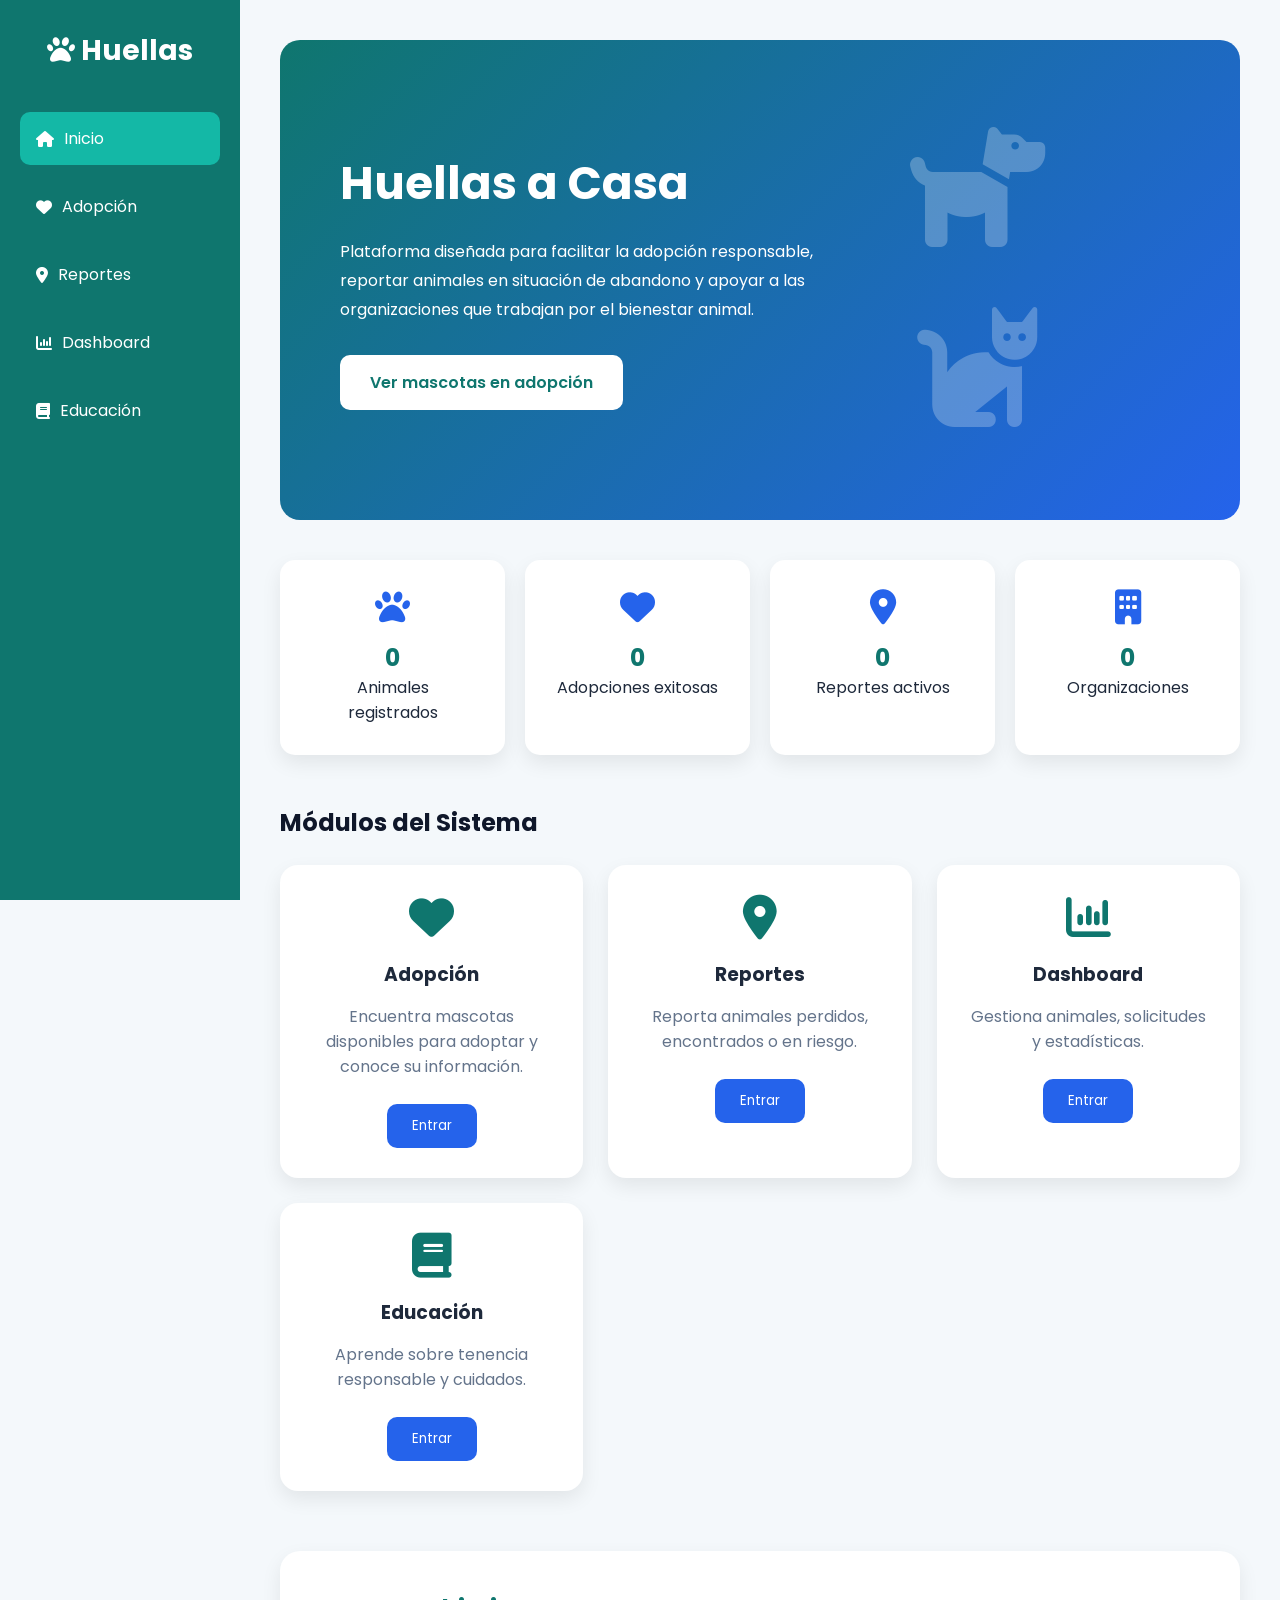
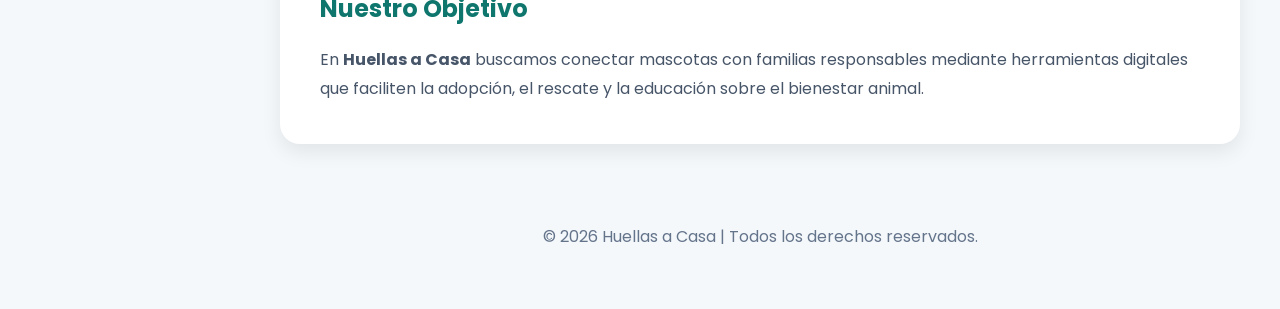
<file: index.html>
<!DOCTYPE html>
<html lang="es">

<head>
    <meta charset="UTF-8">
    <meta name="viewport" content="width=device-width, initial-scale=1.0">

    <title>Huellas a Casa</title>

    <link rel="stylesheet" href="css/estilos.css">

    <link rel="preconnect" href="https://fonts.googleapis.com">

    <link
        href="https://fonts.googleapis.com/css2?family=Poppins:wght@300;400;500;600;700&display=swap"
        rel="stylesheet">

    <link
        rel="stylesheet"
        href="https://cdnjs.cloudflare.com/ajax/libs/font-awesome/6.7.2/css/all.min.css">
</head>

<body>

    <aside class="sidebar">

        <h2>
            <i class="fa-solid fa-paw"></i>
            Huellas
        </h2>

        <ul>

            <li>
                <a class="activo" href="index.html">
                    <i class="fa-solid fa-house"></i>
                    Inicio
                </a>
            </li>

            <li>
                <a href="adopcion.html">
                    <i class="fa-solid fa-heart"></i>
                    Adopción
                </a>
            </li>

            <li>
                <a href="alerta.html">
                    <i class="fa-solid fa-location-dot"></i>
                    Reportes
                </a>
            </li>

            <li>
                <a href="dashboard.html">
                    <i class="fa-solid fa-chart-column"></i>
                    Dashboard
                </a>
            </li>

            <li>
                <a href="educacion.html">
                    <i class="fa-solid fa-book"></i>
                    Educación
                </a>
            </li>

        </ul>

    </aside>


    <main class="contenido">


        <section class="hero">

            <div class="hero-texto">

                <h1>
                    Huellas a Casa
                </h1>

                <p>
                    Plataforma diseñada para facilitar la adopción responsable,
                    reportar animales en situación de abandono y apoyar a las
                    organizaciones que trabajan por el bienestar animal.
                </p>

                <a
                    href="adopcion.html"
                    class="btn-principal">
                    Ver mascotas en adopción
                </a>

            </div>


            <div class="hero-icono">

                <i class="fa-solid fa-dog"></i>

                <i class="fa-solid fa-cat"></i>

            </div>

        </section>


        <section class="estadisticas">

            <div class="stat-card">

                <i class="fa-solid fa-paw"></i>

                <h2 id="totalAnimales">
                    0
                </h2>

                <p>
                    Animales registrados
                </p>

            </div>


            <div class="stat-card">

                <i class="fa-solid fa-heart"></i>

                <h2 id="totalAdoptados">
                    0
                </h2>

                <p>
                    Adopciones exitosas
                </p>

            </div>


            <div class="stat-card">

                <i class="fa-solid fa-location-dot"></i>

                <h2 id="totalReportes">
                    0
                </h2>

                <p>
                    Reportes activos
                </p>

            </div>


            <div class="stat-card">

                <i class="fa-solid fa-building"></i>

                <h2 id="totalOrganizaciones">
                    0
                </h2>

                <p>
                    Organizaciones
                </p>

            </div>

        </section>


        <section>

            <h2 class="titulo">
                Módulos del Sistema
            </h2>


            <div class="cards">


                <div class="card">

                    <i class="fa-solid fa-heart"></i>

                    <h3>
                        Adopción
                    </h3>

                    <p>
                        Encuentra mascotas disponibles para adoptar
                        y conoce su información.
                    </p>

                    <button
                        onclick="location.href='adopcion.html'">
                        Entrar
                    </button>

                </div>


                <div class="card">

                    <i class="fa-solid fa-location-dot"></i>

                    <h3>
                        Reportes
                    </h3>

                    <p>
                        Reporta animales perdidos,
                        encontrados o en riesgo.
                    </p>

                    <button
                        onclick="location.href='alerta.html'">
                        Entrar
                    </button>

                </div>


                <div class="card">

                    <i class="fa-solid fa-chart-column"></i>

                    <h3>
                        Dashboard
                    </h3>

                    <p>
                        Gestiona animales,
                        solicitudes y estadísticas.
                    </p>

                    <button
                        onclick="location.href='dashboard.html'">
                        Entrar
                    </button>

                </div>


                <div class="card">

                    <i class="fa-solid fa-book"></i>

                    <h3>
                        Educación
                    </h3>

                    <p>
                        Aprende sobre tenencia responsable
                        y cuidados.
                    </p>

                    <button
                        onclick="location.href='educacion.html'">
                        Entrar
                    </button>

                </div>


            </div>

        </section>


        <section class="objetivo">

            <h2>
                Nuestro Objetivo
            </h2>

            <p>

                En <strong>Huellas a Casa</strong>
                buscamos conectar mascotas con familias responsables
                mediante herramientas digitales que faciliten
                la adopción, el rescate y la educación
                sobre el bienestar animal.

            </p>

        </section>


        <footer>

            <p>
                © 2026 Huellas a Casa |
                Todos los derechos reservados.
            </p>

        </footer>

    </main>


    <script src="js/index.js"></script>
    <script src="js/session-ui.js"></script>

</body>

</html>
</file>
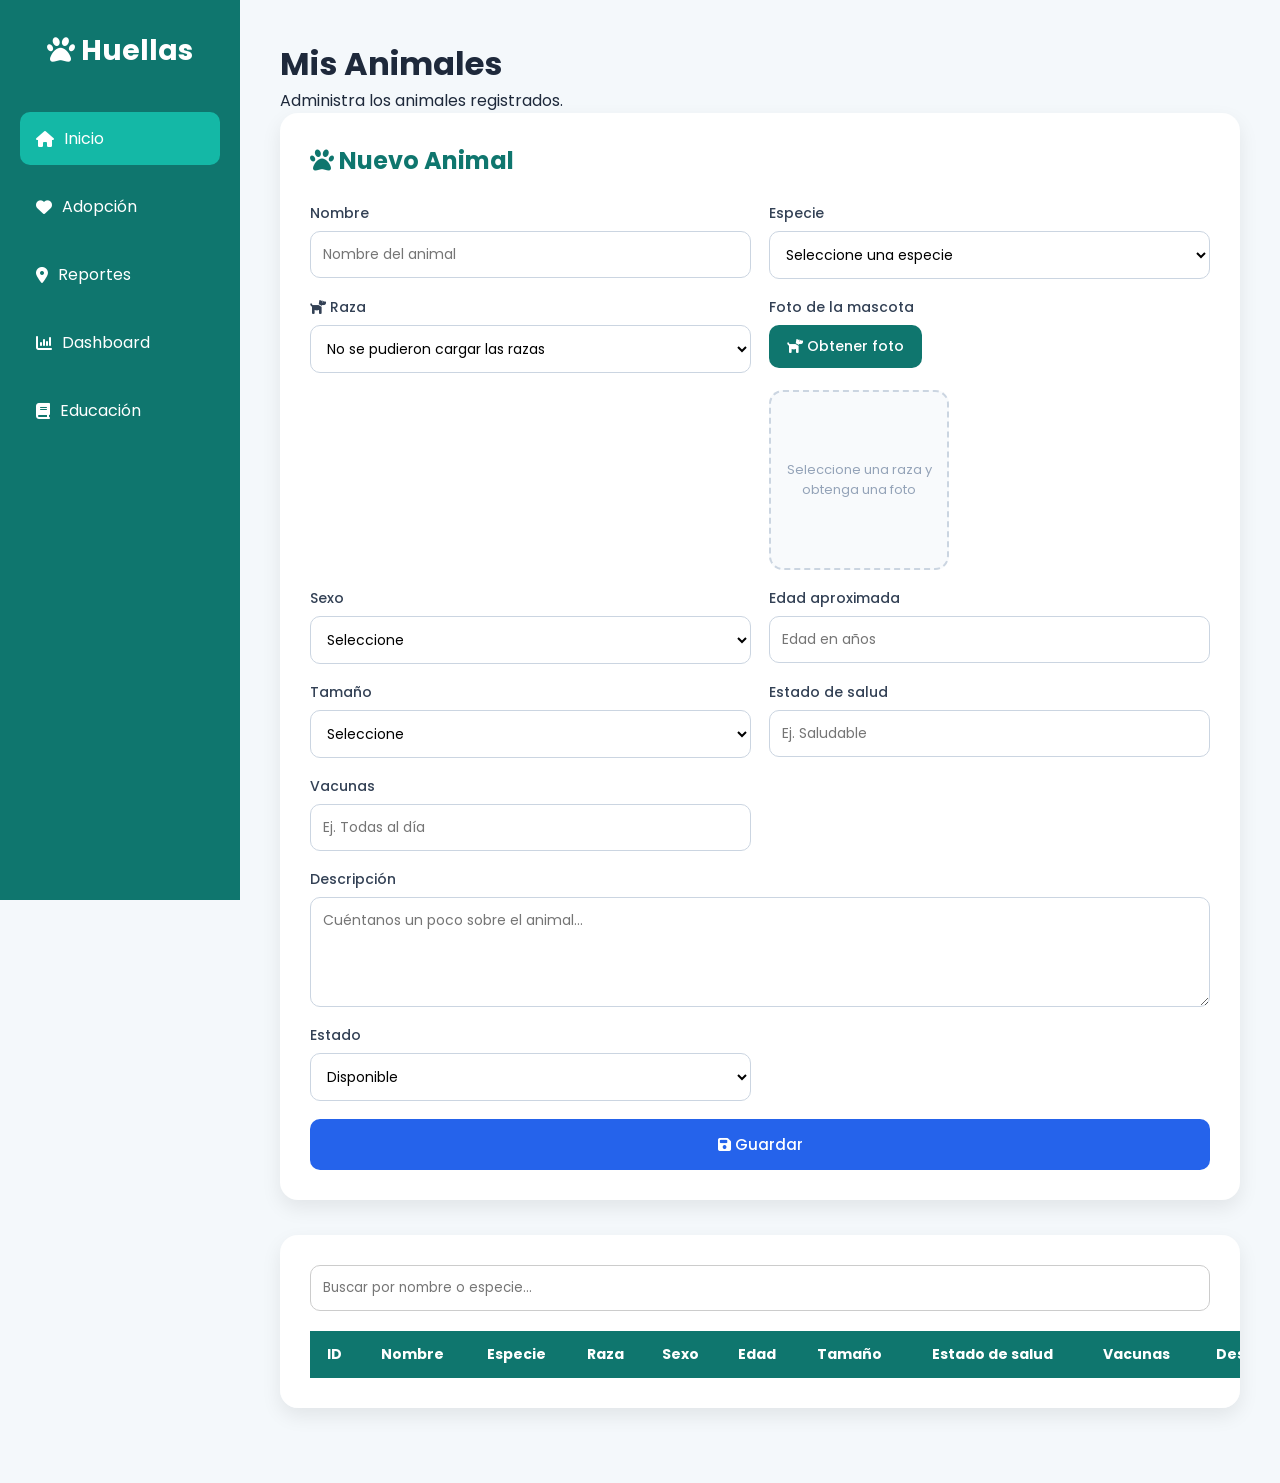
<file: animales.html>
<!DOCTYPE html>
<html lang="es">

<head>
    <meta charset="UTF-8">
    <meta name="viewport" content="width=device-width, initial-scale=1.0">

    <title>Mis Animales</title>

    <link rel="stylesheet" href="css/estilos.css">
    <link rel="stylesheet" href="css/animales.css">

    <link rel="preconnect" href="https://fonts.googleapis.com">

    <link href="https://fonts.googleapis.com/css2?family=Poppins:wght@300;400;500;600;700&display=swap"
        rel="stylesheet">

    <link rel="stylesheet" href="https://cdnjs.cloudflare.com/ajax/libs/font-awesome/6.7.2/css/all.min.css">

</head>

<body>

    <aside class="sidebar">

        <h2>
            <i class="fa-solid fa-paw"></i>
            Huellas
        </h2>

        <ul>

            <li>
                <a class="activo" href="index.html">
                    <i class="fa-solid fa-house"></i>
                    Inicio
                </a>
            </li>

            <li>
                <a href="adopcion.html">
                    <i class="fa-solid fa-heart"></i>
                    Adopción
                </a>
            </li>

            <li>
                <a href="alerta.html">
                    <i class="fa-solid fa-location-dot"></i>
                    Reportes
                </a>
            </li>

            <li>
                <a href="dashboard.html">
                    <i class="fa-solid fa-chart-column"></i>
                    Dashboard
                </a>
            </li>

            <li>
                <a href="educacion.html">
                    <i class="fa-solid fa-book"></i>
                    Educación
                </a>
            </li>

        </ul>

    </aside>


    <main class="contenido">

        <header class="page-header">

            <div>

                <h1>Mis Animales</h1>

                <p>
                    Administra los animales registrados.
                </p>

            </div>

        </header>


        <!-- =====================================
             FORMULARIO
        ====================================== -->

        <section class="panel-formulario">

            <h2>
                <i class="fa-solid fa-paw"></i>
                Nuevo Animal
            </h2>


            <form id="formAnimal">

                <input type="hidden" id="idAnimal">


                <!-- NOMBRE -->

                <div class="campo">

                    <label for="nombre">
                        Nombre
                    </label>

                    <input type="text" id="nombre" placeholder="Nombre del animal" required>

                </div>


                <!-- ESPECIE -->

                <div class="campo">

                    <label for="especie">
                        Especie
                    </label>

                    <select id="especie" required>

                        <option value="">
                            Seleccione una especie
                        </option>

                        <option value="Perro">
                            Perro
                        </option>

                        <option value="Gato">
                            Gato
                        </option>

                        <option value="Otro">
                            Otro
                        </option>

                    </select>

                </div>


                <!-- RAZA -->

                <div class="campo">

                    <label for="raza">

                        <i class="fa-solid fa-dog"></i>
                        Raza

                    </label>

                    <select id="raza">

                        <option value="">
                            Cargando razas...
                        </option>

                    </select>

                </div>


                <!-- FOTO -->

                <div class="campo">

                    <label>
                        Foto de la mascota
                    </label>


                    <div class="foto-control">

                        <button type="button" id="btnFoto" class="btnFoto">

                            <i class="fa-solid fa-dog"></i>

                            Obtener foto

                        </button>


                        <!-- Aquí guardamos la URL -->

                        <input type="hidden" id="foto">

                    </div>


                    <div id="vistaFoto" class="vista-foto">

                        <span>
                            Seleccione una raza y obtenga una foto
                        </span>

                    </div>

                </div>


                <!-- SEXO -->

                <div class="campo">

                    <label for="sexo">
                        Sexo
                    </label>

                    <select id="sexo">

                        <option value="">
                            Seleccione
                        </option>

                        <option value="Macho">
                            Macho
                        </option>

                        <option value="Hembra">
                            Hembra
                        </option>

                    </select>

                </div>


                <!-- EDAD -->

                <div class="campo">

                    <label for="edad">
                        Edad aproximada
                    </label>

                    <input type="number" id="edad" placeholder="Edad en años" min="0">

                </div>


                <!-- TAMAÑO -->

                <div class="campo">

                    <label for="tamano">
                        Tamaño
                    </label>

                    <select id="tamano">

                        <option value="">
                            Seleccione
                        </option>

                        <option value="Pequeño">
                            Pequeño
                        </option>

                        <option value="Mediano">
                            Mediano
                        </option>

                        <option value="Grande">
                            Grande
                        </option>

                    </select>

                </div>


                <!-- ESTADO SALUD -->

                <div class="campo">

                    <label for="estadoSalud">
                        Estado de salud
                    </label>

                    <input type="text" id="estadoSalud" placeholder="Ej. Saludable">

                </div>


                <!-- VACUNAS -->

                <div class="campo">

                    <label for="vacunas">
                        Vacunas
                    </label>

                    <input type="text" id="vacunas" placeholder="Ej. Todas al día">

                </div>


                <!-- DESCRIPCIÓN -->

                <div class="campo campo-completo">

                    <label for="descripcion">
                        Descripción
                    </label>

                    <textarea id="descripcion" placeholder="Cuéntanos un poco sobre el animal..." rows="4"></textarea>

                </div>


                <!-- ESTADO -->

                <div class="campo">

                    <label for="estado">
                        Estado
                    </label>

                    <select id="estado">

                        <option value="Disponible">
                            Disponible
                        </option>

                        <option value="No disponible">
                            No disponible
                        </option>

                        <option value="Adoptado">
                            Adoptado
                        </option>

                    </select>

                </div>


                <!-- GUARDAR -->

                <button type="submit">

                    <i class="fa-solid fa-floppy-disk"></i>

                    Guardar

                </button>

            </form>

        </section>


        <!-- =====================================
             TABLA
        ====================================== -->

        <section class="panel-tabla">

            <div class="barra-superior">

                <input type="text" id="buscar" placeholder="Buscar por nombre o especie...">

            </div>


            <div class="tabla-contenedor">

                <table>

                    <thead>

                        <tr>

                            <th>ID</th>

                            <th>Nombre</th>

                            <th>Especie</th>

                            <th>Raza</th>

                            <th>Sexo</th>

                            <th>Edad</th>

                            <th>Tamaño</th>

                            <th>Estado de salud</th>

                            <th>Vacunas</th>

                            <th>Descripción</th>

                            <th>Foto</th>

                            <th>Estado</th>

                            <th>Fecha de registro</th>

                            <th>Acciones</th>

                        </tr>

                    </thead>


                    <tbody id="tablaAnimales">

                    </tbody>

                </table>

            </div>

        </section>

    </main>


    <script src="js/animales.js"></script>
    <script src="js/session-ui.js"></script>

</body>

</html>
</file>
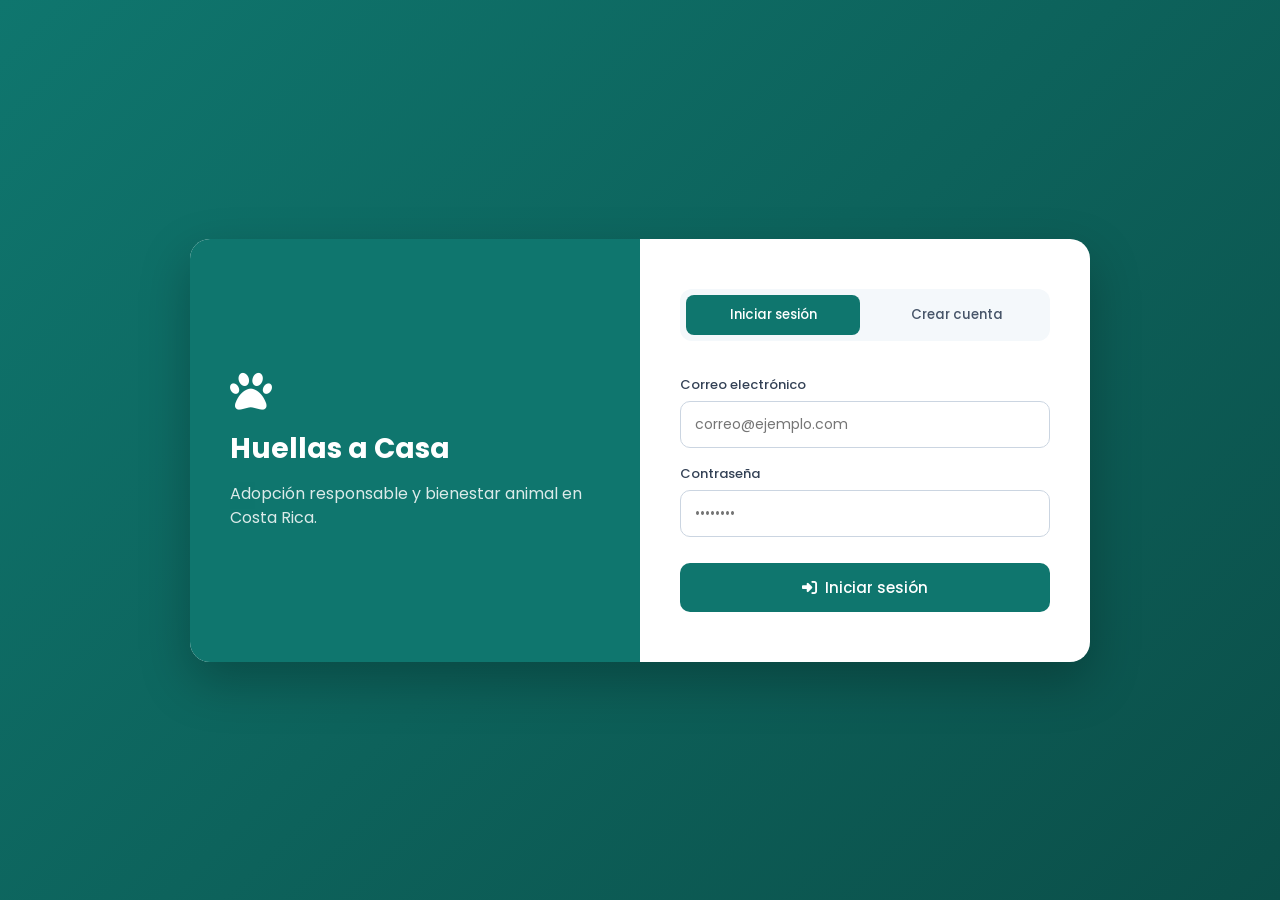
<file: dashboard.html>
<!DOCTYPE html>
<html lang="es">

<head>
    <meta charset="UTF-8">
    <meta http-equiv="X-UA-Compatible" content="IE=edge">
    <meta name="viewport" content="width=device-width, initial-scale=1.0">
    <title>Reportes | Huellas a Casa</title>
    <link rel="preconnect" href="https://fonts.googleapis.com">
    <link href="https://fonts.googleapis.com/css2?family=Poppins:wght@400;500;600;700&display=swap" rel="stylesheet">
    <link rel="stylesheet" href="https://cdnjs.cloudflare.com/ajax/libs/font-awesome/6.5.1/css/all.min.css">
    <link rel="stylesheet" href="css/estilos.css">
    <link rel="stylesheet" href="css/dashboard.css">

</head>

<body>

    <aside class="sidebar">

        <h2><i class="fa-solid fa-paw"></i> Huellas</h2>

        <ul>

            <li>
                <a href="index.html">
                    <i class="fa-solid fa-house"></i>
                    Inicio
                </a>
            </li>

            <li>
                <a href="adopcion.html">
                    <i class="fa-solid fa-heart"></i>
                    Adopción
                </a>
            </li>

            <li>
                <a href="alerta.html">
                    <i class="fa-solid fa-location-dot"></i>
                    Reportes
                </a>
            </li>

            <li>
                <a class="activo" href="dashboard.html">
                    <i class="fa-solid fa-chart-column"></i>
                    Dashboard
                </a>
            </li>

            <li>
                <a href="educacion.html">
                    <i class="fa-solid fa-book"></i>
                    Educación
                </a>
            </li>

        </ul>

    </aside>

    <main class="contenido">

        <header class="page-header">

            <div>
                <h1>Dashboard</h1>
                <p>Bienvenido al Panel de Gestión de Huellas a Casa.</p>
            </div>

        </header>

        <!-- Estadísticas -->

        <section class="dashboard-cards">

            <div class="dashboard-card">

                <i class="fa-solid fa-dog"></i>

                <h2 id="totalAnimales">0</h2>

                <p>Animales</p>

            </div>

            <div class="dashboard-card">

                <i class="fa-solid fa-file-circle-check"></i>

                <h2 id="totalSolicitudes">0</h2>

                <p>Solicitudes</p>

            </div>

            <div class="dashboard-card">

                <i class="fa-solid fa-heart"></i>

                <h2 id="totalAdoptados">0</h2>

                <p>Adoptados</p>

            </div>

            <div class="dashboard-card">

                <i class="fa-solid fa-clock"></i>

                <h2 id="totalPendientes">0</h2>

                <p>Pendientes</p>

            </div>

        </section>

        <!-- Accesos rápidos -->

        <section class="quick-actions">

            <h2>Accesos rápidos</h2>

            <div class="acciones">

                <a href="animales.html" class="accion">
                    <i class="fa-solid fa-plus"></i>
                    Agregar Animal
                </a>

                <a href="solicitudes.html" class="accion">
                    <i class="fa-solid fa-file"></i>
                    Solicitudes
                </a>

                <a href="perfil.html" class="accion">
                    <i class="fa-solid fa-building"></i>
                    Perfil
                </a>

                <a href="index.html" class="accion">
                    <i class="fa-solid fa-house"></i>
                    Inicio
                </a>

            </div>

        </section>

        <!-- Actividad -->

        <section class="actividad">

            <h2>Actividad reciente</h2>

            <ul id="actividadLista">

                <li>No hay actividad registrada.</li>

            </ul>

        </section>

        <script src="js/dashboard.js"></script>
        <script src="js/auth-guard.js"></script>
    </main>
</body>
</file>
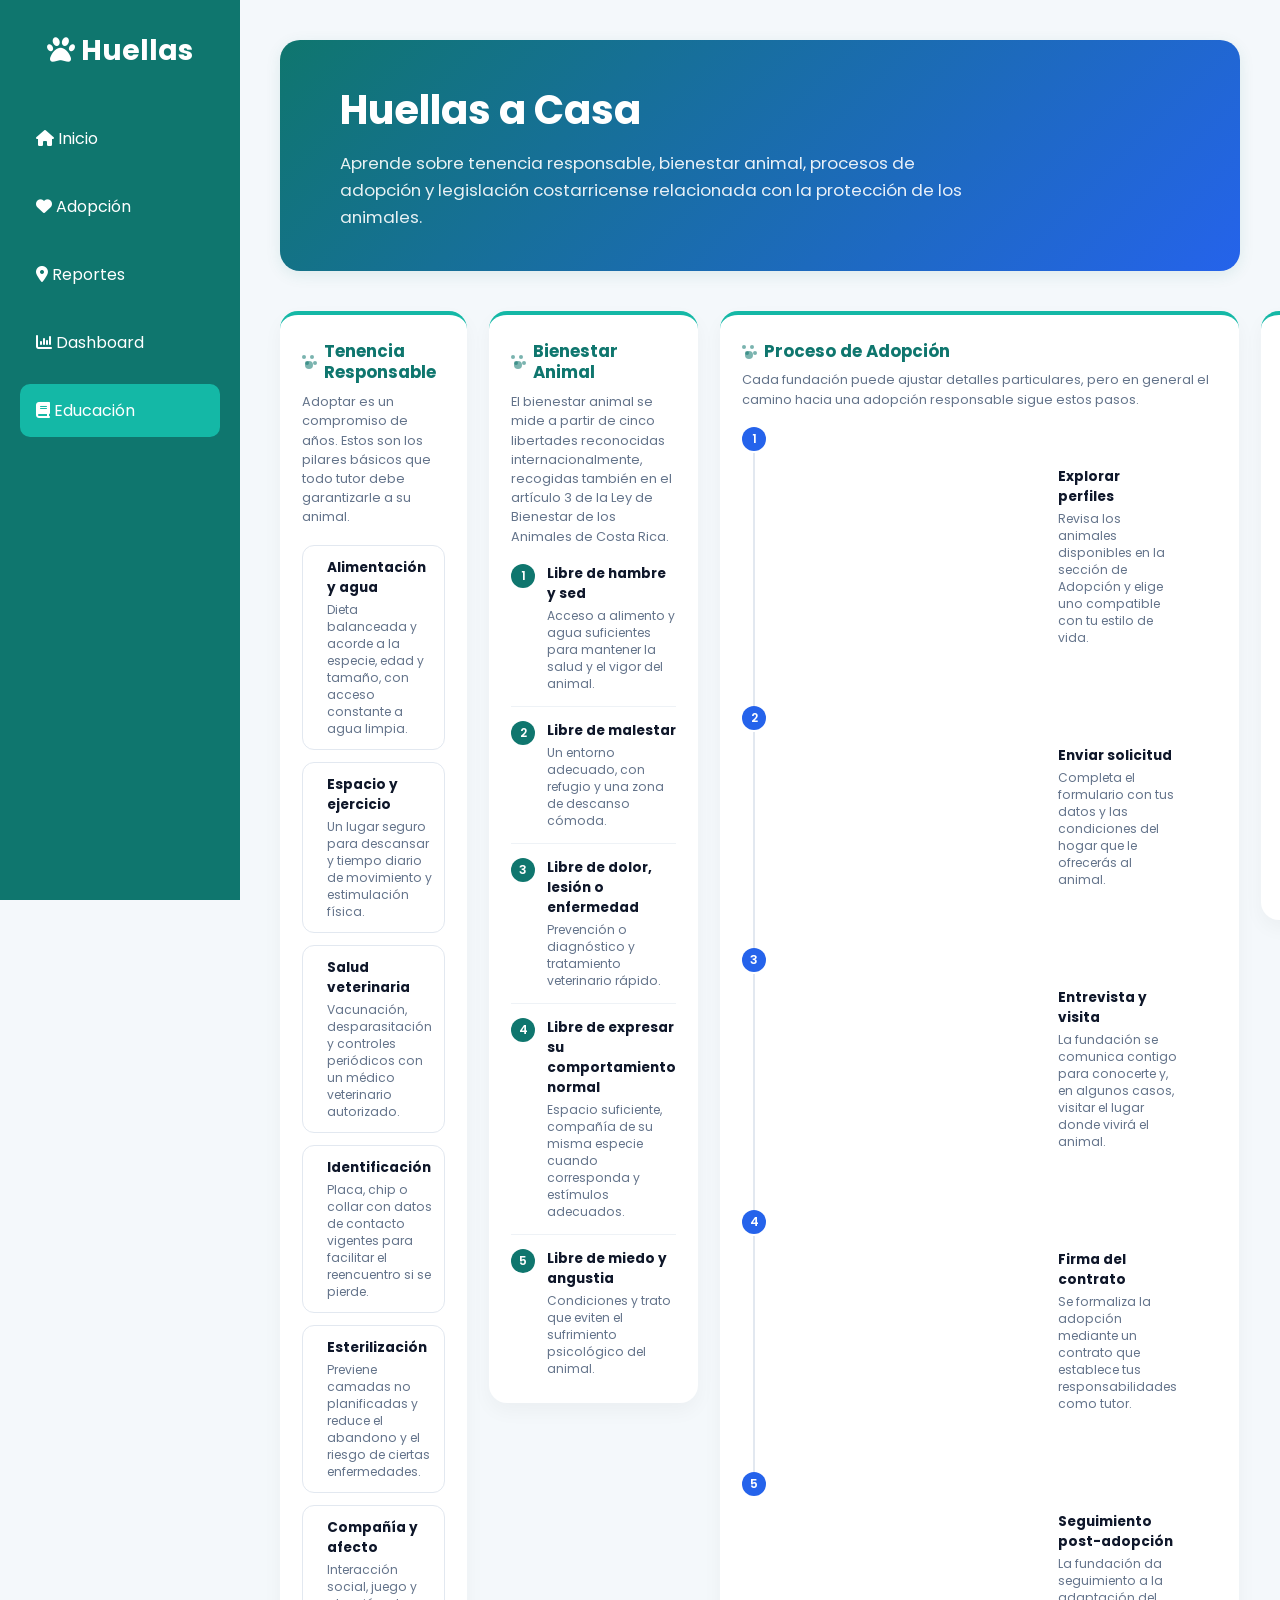
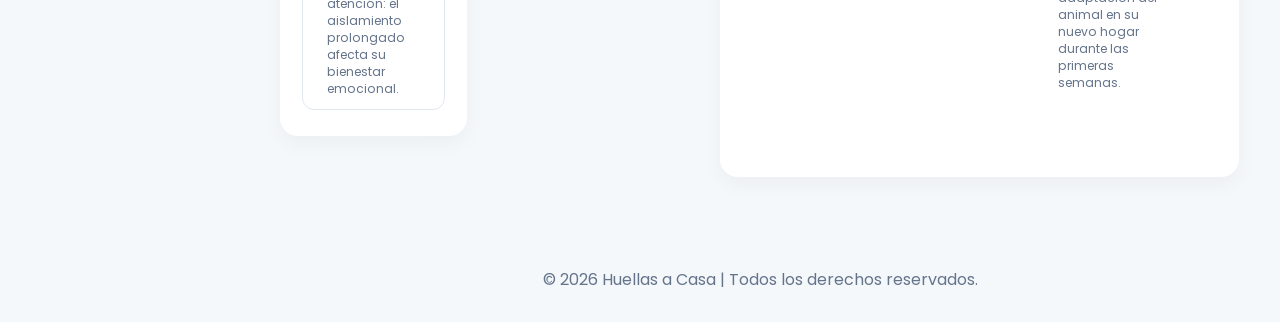
<file: educacion.html>
<!DOCTYPE html>
<html lang="es">

<head>
    <meta charset="UTF-8">
    <meta http-equiv="X-UA-Compatible" content="IE=edge">
    <meta name="viewport" content="width=device-width, initial-scale=1.0">
    <title>Educación</title>
    <link rel="stylesheet" href="css/estilos.css">
    <link rel="stylesheet" href="css/educacion.css">
    <link href="https://fonts.googleapis.com/css2?family=Poppins:wght@300;400;500;600;700&display=swap"
        rel="stylesheet">
        <link rel="preconnect" href="https://fonts.googleapis.com">
    <link rel="stylesheet" href="https://cdnjs.cloudflare.com/ajax/libs/font-awesome/6.5.1/css/all.min.css">
    

</head>

<body>

    <aside class="sidebar">

        <h2><i class="fa-solid fa-paw"></i> Huellas</h2>

        <ul>

            <li>
                <a href="index.html">
                    <i class="fa-solid fa-house"></i>
                    Inicio
                </a>
            </li>

            <li>
                <a href="adopcion.html">
                    <i class="fa-solid fa-heart"></i>
                    Adopción
                </a>
            </li>

            <li>
                <a href="alerta.html">
                    <i class="fa-solid fa-location-dot"></i>
                    Reportes
                </a>
            </li>

            <li>
                <a  href="dashboard.html">
                    <i class="fa-solid fa-chart-column"></i>
                    Dashboard
                </a>
            </li>

            <li>
                <a  class="activo" href="educacion.html">
                    <i class="fa-solid fa-book"></i>
                    Educación
                </a>
            </li>

        </ul>

    </aside>

    <header>
        <div class="back">
            <div class="menu">
                <h1>Huellas a Casa</h1>
            </div>
            <p>
                Aprende sobre tenencia responsable, bienestar animal, procesos de
                adopción y legislación costarricense relacionada con la protección
                de los animales.
            </p>
        </div>
    </header>

    <main>

        <div class="modulos">

            <!-- TENENCIA RESPONSABLE -->
            <section class="columna" id="tenencia">

                <h2><span class="huella" aria-hidden="true"></span>Tenencia Responsable</h2>
                <p class="intro">
                    Adoptar es un compromiso de años. Estos son los pilares
                    básicos que todo tutor debe garantizarle a su animal.
                </p>

                <div class="tarjetas">

                    <article class="tarjeta">
                        <div class="icono"></div>
                        <div>
                            <h3>Alimentación y agua</h3>
                            <p>Dieta balanceada y acorde a la especie, edad y
                                tamaño, con acceso constante a agua limpia.</p>
                        </div>
                    </article>

                    <article class="tarjeta">
                        <div class="icono"></div>
                        <div>
                            <h3>Espacio y ejercicio</h3>
                            <p>Un lugar seguro para descansar y tiempo diario de
                                movimiento y estimulación física.</p>
                        </div>
                    </article>

                    <article class="tarjeta">
                        <div class="icono"></div>
                        <div>
                            <h3>Salud veterinaria</h3>
                            <p>Vacunación, desparasitación y controles periódicos
                                con un médico veterinario autorizado.</p>
                        </div>
                    </article>

                    <article class="tarjeta">
                        <div class="icono"></div>
                        <div>
                            <h3>Identificación</h3>
                            <p>Placa, chip o collar con datos de contacto
                                vigentes para facilitar el reencuentro si se pierde.</p>
                        </div>
                    </article>

                    <article class="tarjeta">
                        <div class="icono"></div>
                        <div>
                            <h3>Esterilización</h3>
                            <p>Previene camadas no planificadas y reduce el
                                abandono y el riesgo de ciertas enfermedades.</p>
                        </div>
                    </article>

                    <article class="tarjeta">
                        <div class="icono"></div>
                        <div>
                            <h3>Compañía y afecto</h3>
                            <p>Interacción social, juego y atención: el
                                aislamiento prolongado afecta su bienestar emocional.</p>
                        </div>
                    </article>

                </div>

            </section>

            <!-- BIENESTAR ANIMAL -->
            <section class="columna" id="bienestar">

                <h2><span class="huella" aria-hidden="true"></span>Bienestar Animal</h2>
                <p class="intro">
                    El bienestar animal se mide a partir de cinco libertades
                    reconocidas internacionalmente, recogidas también en el
                    artículo 3 de la Ley de Bienestar de los Animales de Costa Rica.
                </p>

                <ol class="libertades">

                    <li>
                        <span class="numero">1</span>
                        <div>
                            <h3>Libre de hambre y sed</h3>
                            <p>Acceso a alimento y agua suficientes para
                                mantener la salud y el vigor del animal.</p>
                        </div>
                    </li>

                    <li>
                        <span class="numero">2</span>
                        <div>
                            <h3>Libre de malestar</h3>
                            <p>Un entorno adecuado, con refugio y una zona de
                                descanso cómoda.</p>
                        </div>
                    </li>

                    <li>
                        <span class="numero">3</span>
                        <div>
                            <h3>Libre de dolor, lesión o enfermedad</h3>
                            <p>Prevención o diagnóstico y tratamiento
                                veterinario rápido.</p>
                        </div>
                    </li>

                    <li>
                        <span class="numero">4</span>
                        <div>
                            <h3>Libre de expresar su comportamiento normal</h3>
                            <p>Espacio suficiente, compañía de su misma especie
                                cuando corresponda y estímulos adecuados.</p>
                        </div>
                    </li>

                    <li>
                        <span class="numero">5</span>
                        <div>
                            <h3>Libre de miedo y angustia</h3>
                            <p>Condiciones y trato que eviten el sufrimiento
                                psicológico del animal.</p>
                        </div>
                    </li>

                </ol>

            </section>

            <!-- PROCESO DE ADOPCIÓN -->
            <section class="columna" id="adopcion">

                <h2><span class="huella" aria-hidden="true"></span>Proceso de Adopción</h2>
                <p class="intro">
                    Cada fundación puede ajustar detalles particulares, pero en
                    general el camino hacia una adopción responsable sigue
                    estos pasos.
                </p>

                <div class="pasos">

                    <div class="paso">
                        <div class="marcador">1</div>
                        <div class="contenido">
                            <h3>Explorar perfiles</h3>
                            <p>Revisa los animales disponibles en la sección de
                                Adopción y elige uno compatible con tu estilo de vida.</p>
                        </div>
                    </div>

                    <div class="paso">
                        <div class="marcador">2</div>
                        <div class="contenido">
                            <h3>Enviar solicitud</h3>
                            <p>Completa el formulario con tus datos y las
                                condiciones del hogar que le ofrecerás al animal.</p>
                        </div>
                    </div>

                    <div class="paso">
                        <div class="marcador">3</div>
                        <div class="contenido">
                            <h3>Entrevista y visita</h3>
                            <p>La fundación se comunica contigo para conocerte
                                y, en algunos casos, visitar el lugar donde vivirá
                                el animal.</p>
                        </div>
                    </div>

                    <div class="paso">
                        <div class="marcador">4</div>
                        <div class="contenido">
                            <h3>Firma del contrato</h3>
                            <p>Se formaliza la adopción mediante un contrato
                                que establece tus responsabilidades como tutor.</p>
                        </div>
                    </div>

                    <div class="paso">
                        <div class="marcador">5</div>
                        <div class="contenido">
                            <h3>Seguimiento post-adopción</h3>
                            <p>La fundación da seguimiento a la adaptación del
                                animal en su nuevo hogar durante las primeras
                                semanas.</p>
                        </div>
                    </div>

                </div>

            </section>

            <!-- LEGISLACIÓN COSTARRICENSE -->
            <section class="columna" id="legislacion">

                <h2><span class="huella" aria-hidden="true"></span>Legislación CR</h2>
                <p class="intro">
                    Marco legal vigente en materia de protección y bienestar
                    animal en Costa Rica.
                </p>

                <div class="acordeon" id="acordeon">

                    <div class="item">
                        <button class="pregunta" type="button">
                            Ley N.º 7451 — Bienestar de los Animales (1994)
                            <span class="flecha"></span>
                        </button>
                        <div class="respuesta">
                            <p>Establece el marco general de protección animal
                                en el país: define las condiciones básicas que todo
                                tutor debe garantizar (alimento, agua, espacio,
                                salud y una muerte sin sufrimiento innecesario) y
                                prohíbe conductas como las peleas entre animales.</p>
                        </div>
                    </div>

                    <div class="item">
                        <button class="pregunta" type="button">
                            Ley N.º 9458 — Ley contra el Maltrato Animal (2017)
                            <span class="flecha"></span>
                        </button>
                        <div class="respuesta">
                            <p>Reforma y fortalece la Ley 7451 e incorpora el
                                maltrato y la crueldad animal al Código Penal, con
                                sanciones que van desde multas hasta prisión según
                                la gravedad de los hechos.</p>
                        </div>
                    </div>

                    <div class="item">
                        <button class="pregunta" type="button">
                            Rol de SENASA
                            <span class="flecha"></span>
                        </button>
                        <div class="respuesta">
                            <p>El Servicio Nacional de Salud Animal (SENASA) es
                                el ente encargado de tramitar las denuncias
                                administrativas por incumplimiento de la Ley de
                                Bienestar de los Animales y puede coordinar con las
                                municipalidades labores de vigilancia y educación.</p>
                        </div>
                    </div>

                    <div class="item">
                        <button class="pregunta" type="button">
                            ¿Cómo denunciar maltrato animal?
                            <span class="flecha"></span>
                        </button>
                        <div class="respuesta">
                            <p>Las denuncias pueden presentarse ante SENASA por
                                la vía administrativa, o ante el Ministerio Público
                                u OIJ cuando los hechos puedan constituir un
                                delito, para que se investigue por la vía penal.</p>
                        </div>
                    </div>

                </div>

            </section>

        </div>

    </main>

    <footer>
        <p>© 2026 Huellas a Casa | Todos los derechos reservados.</p>
    </footer>

    <script src="js/educacion.js"></script>
    <script src="js/session-ui.js"></script>

</body>

</html>
</file>
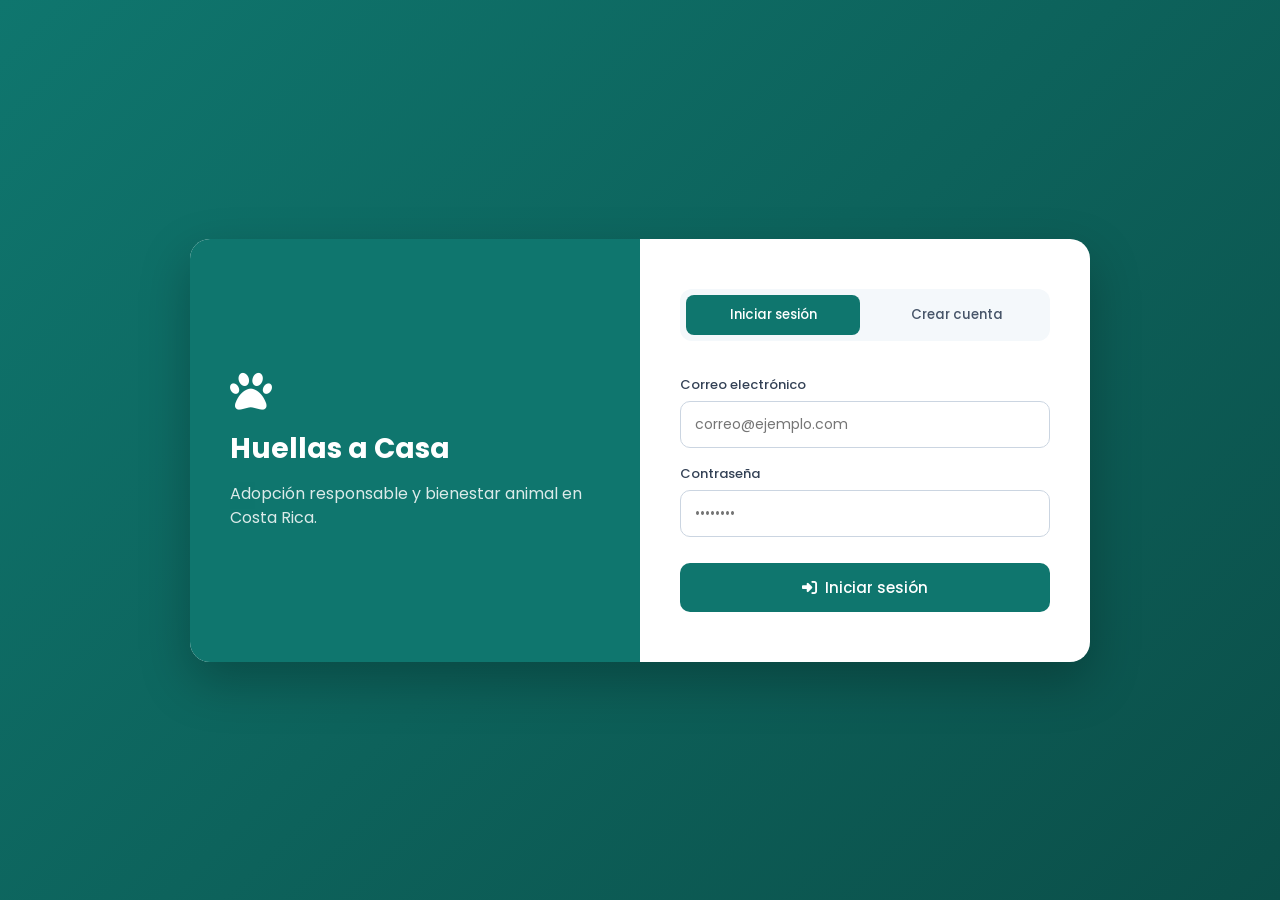
<file: login.html>
<!DOCTYPE html>
<html lang="es">

<head>
    <meta charset="UTF-8">
    <meta name="viewport" content="width=device-width, initial-scale=1.0">
    <title>Huellas a Casa · Iniciar sesión</title>

    <link rel="stylesheet" href="css/estilos.css">
    <link rel="stylesheet" href="css/login.css">

    <link rel="preconnect" href="https://fonts.googleapis.com">
    <link href="https://fonts.googleapis.com/css2?family=Poppins:wght@300;400;500;600;700&display=swap" rel="stylesheet">

    <link rel="stylesheet"
        href="https://cdnjs.cloudflare.com/ajax/libs/font-awesome/6.7.2/css/all.min.css">
</head>

<body class="auth-body">

    <main class="auth-contenedor">

        <section class="auth-marca">
            <i class="fa-solid fa-paw"></i>
            <h1>Huellas a Casa</h1>
            <p>Adopción responsable y bienestar animal en Costa Rica.</p>
        </section>

        <section class="auth-card">

            <div class="auth-tabs">
                <button class="auth-tab activo" data-tab="login">Iniciar sesión</button>
                <button class="auth-tab" data-tab="registro">Crear cuenta</button>
            </div>

            <p class="auth-mensaje" id="mensaje"></p>

            <!-- ===================================== -->
            <!-- FORMULARIO LOGIN -->
            <!-- ===================================== -->

            <form id="form-login" class="auth-form">

                <label for="login-correo">Correo electrónico</label>
                <input type="email" id="login-correo" name="correo" required placeholder="correo@ejemplo.com">

                <label for="login-contraseña">Contraseña</label>
                <input type="password" id="login-contraseña" name="contraseña" required placeholder="••••••••">

                <button type="submit" class="btn-principal">
                    <i class="fa-solid fa-right-to-bracket"></i> Iniciar sesión
                </button>

            </form>

            <!-- ===================================== -->
            <!-- FORMULARIO REGISTRO -->
            <!-- ===================================== -->

            <form id="form-registro" class="auth-form oculto">

                <div class="auth-fila">
                    <div>
                        <label for="reg-nombre">Nombre</label>
                        <input type="text" id="reg-nombre" name="nombre" required>
                    </div>
                    <div>
                        <label for="reg-apellido">Apellido</label>
                        <input type="text" id="reg-apellido" name="apellido" required>
                    </div>
                </div>

                <label for="reg-correo">Correo electrónico</label>
                <input type="email" id="reg-correo" name="correo" required placeholder="correo@ejemplo.com">

                <label for="reg-telefono">Teléfono</label>
                <input type="tel" id="reg-telefono" name="telefono" placeholder="8888-8888">

                <label for="reg-canton">Cantón</label>
                <input type="text" id="reg-canton" name="canton" placeholder="San José">

                <label for="reg-contraseña">Contraseña</label>
                <input type="password" id="reg-contraseña" name="contraseña" required minlength="6" placeholder="Mínimo 6 caracteres">

                <button type="submit" class="btn-principal">
                    <i class="fa-solid fa-user-plus"></i> Crear cuenta
                </button>

            </form>

        </section>

    </main>

    <script src="js/login.js"></script>

</body>

</html>
</file>
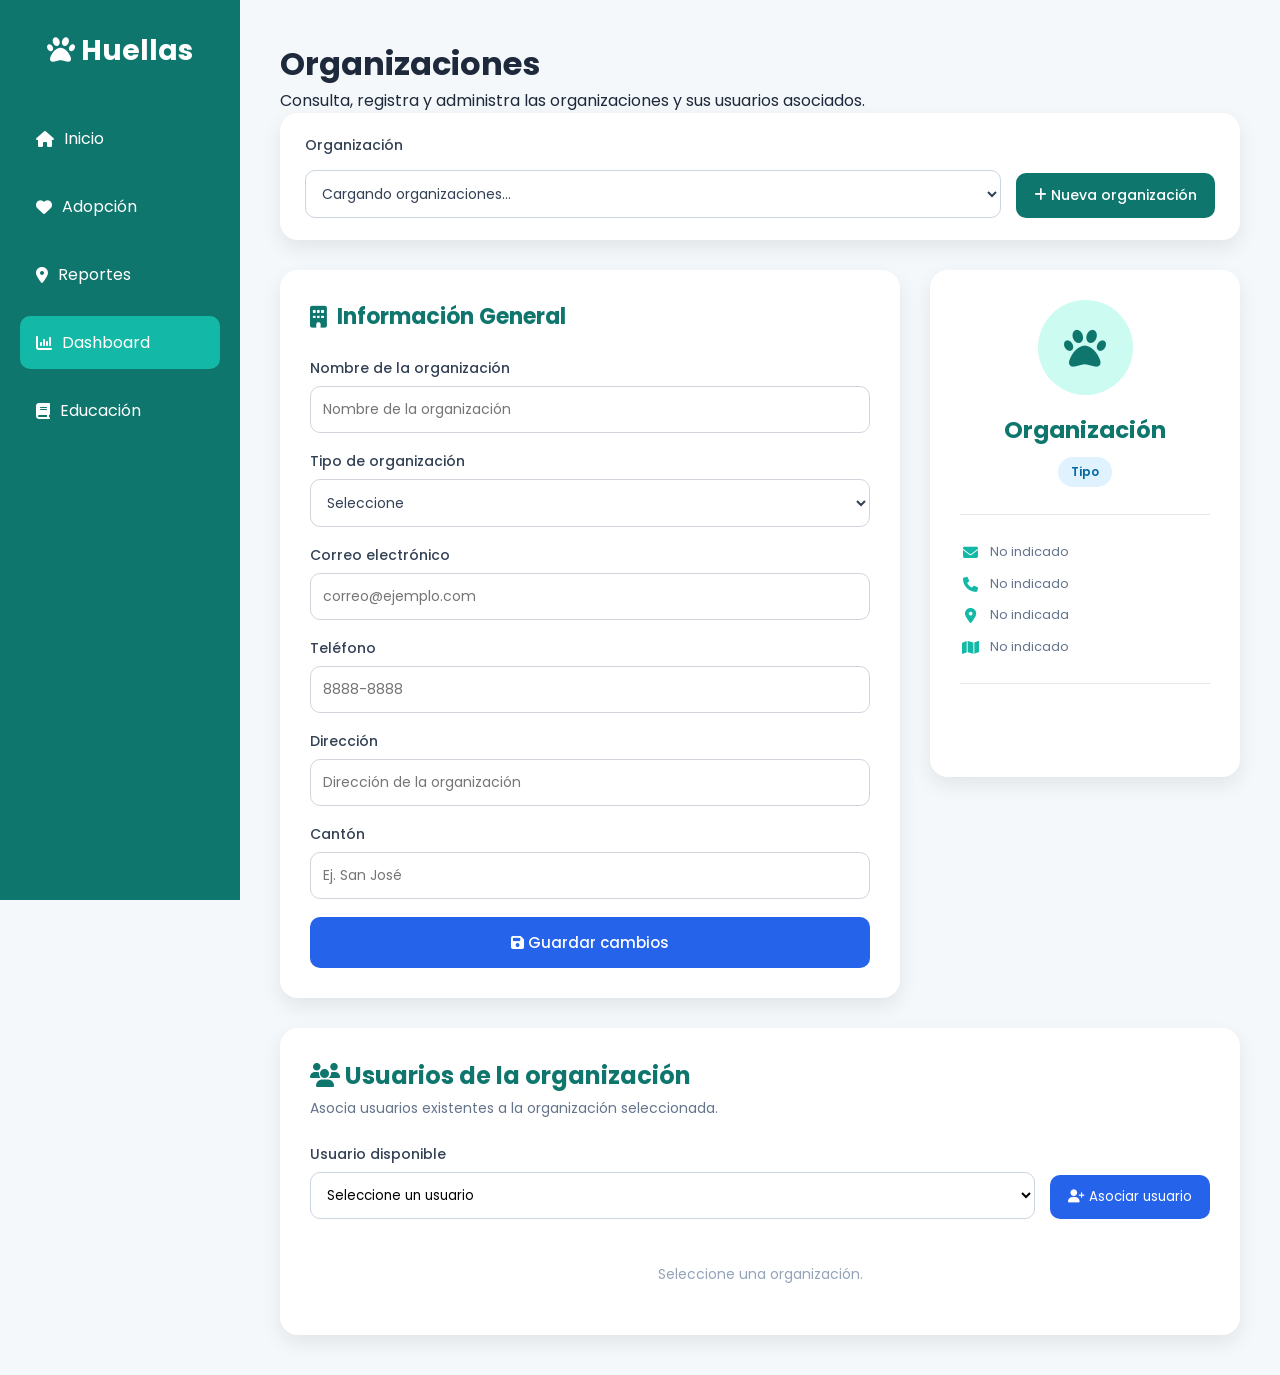
<file: perfil.html>
<!DOCTYPE html>
<html lang="es">

<head>

    <meta charset="UTF-8">
    <meta name="viewport" content="width=device-width, initial-scale=1.0">

    <title>Organizaciones | Huellas a Casa</title>

    <link rel="stylesheet" href="css/estilos.css">
    <link rel="stylesheet" href="css/perfil.css">

    <link rel="preconnect" href="https://fonts.googleapis.com">

    <link
        href="https://fonts.googleapis.com/css2?family=Poppins:wght@300;400;500;600;700&display=swap"
        rel="stylesheet"
    >

    <link
        rel="stylesheet"
        href="https://cdnjs.cloudflare.com/ajax/libs/font-awesome/6.7.2/css/all.min.css"
    >

</head>

<body>

    <aside class="sidebar">

        <h2>
            <i class="fa-solid fa-paw"></i>
            Huellas
        </h2>

        <ul>

            <li>
                <a href="index.html">
                    <i class="fa-solid fa-house"></i>
                    Inicio
                </a>
            </li>

            <li>
                <a href="adopcion.html">
                    <i class="fa-solid fa-heart"></i>
                    Adopción
                </a>
            </li>

            <li>
                <a href="alerta.html">
                    <i class="fa-solid fa-location-dot"></i>
                    Reportes
                </a>
            </li>

            <li>
                <a class="activo" href="dashboard.html">
                    <i class="fa-solid fa-chart-column"></i>
                    Dashboard
                </a>
            </li>

            <li>
                <a href="educacion.html">
                    <i class="fa-solid fa-book"></i>
                    Educación
                </a>
            </li>

        </ul>

    </aside>


    <main class="contenido">

        <header class="page-header">

            <div>

                <h1>
                    Organizaciones
                </h1>

                <p>
                    Consulta, registra y administra las organizaciones
                    y sus usuarios asociados.
                </p>

            </div>

        </header>


        <!-- =========================================
             SELECCIÓN DE ORGANIZACIÓN
        ========================================== -->

        <section class="panel-organizaciones">

            <div class="campo">

                <label for="selectorOrganizacion">
                    Organización
                </label>

                <select id="selectorOrganizacion">

                    <option value="">
                        Cargando organizaciones...
                    </option>

                </select>

            </div>


            <button
                type="button"
                id="btnNuevaOrganizacion"
                class="btnNuevaOrganizacion"
            >

                <i class="fa-solid fa-plus"></i>

                Nueva organización

            </button>

        </section>


        <!-- =========================================
             PERFIL DE ORGANIZACIÓN
        ========================================== -->

        <section class="perfil-grid">


            <!-- FORMULARIO -->

            <div class="perfil-formulario">

                <h2 id="tituloFormulario">

                    <i class="fa-solid fa-building"></i>

                    Información General

                </h2>


                <form id="formPerfil">

                    <input
                        type="hidden"
                        id="idOrganizacion"
                    >


                    <div class="campo">

                        <label for="nombre">
                            Nombre de la organización
                        </label>

                        <input
                            type="text"
                            id="nombre"
                            placeholder="Nombre de la organización"
                            required
                        >

                    </div>


                    <div class="campo">

                        <label for="tipo">
                            Tipo de organización
                        </label>

                        <select id="tipo" required>

                            <option value="">
                                Seleccione
                            </option>

                            <option value="Fundacion">
                                Fundación
                            </option>

                            <option value="Rescatista">
                                Rescatista
                            </option>

                            <option value="Refugio">
                                Refugio
                            </option>

                        </select>

                    </div>


                    <div class="campo">

                        <label for="correo">
                            Correo electrónico
                        </label>

                        <input
                            type="email"
                            id="correo"
                            placeholder="correo@ejemplo.com"
                        >

                    </div>


                    <div class="campo">

                        <label for="telefono">
                            Teléfono
                        </label>

                        <input
                            type="text"
                            id="telefono"
                            placeholder="8888-8888"
                        >

                    </div>


                    <div class="campo">

                        <label for="direccion">
                            Dirección
                        </label>

                        <input
                            type="text"
                            id="direccion"
                            placeholder="Dirección de la organización"
                        >

                    </div>


                    <div class="campo">

                        <label for="canton">
                            Cantón
                        </label>

                        <input
                            type="text"
                            id="canton"
                            placeholder="Ej. San José"
                        >

                    </div>


                    <button
                        type="submit"
                        id="btnGuardar"
                    >

                        <i class="fa-solid fa-floppy-disk"></i>

                        Guardar cambios

                    </button>

                </form>

            </div>


            <!-- PREVIEW -->

            <div class="perfil-preview">

                <div class="preview-card">

                    <div class="preview-icono">

                        <i class="fa-solid fa-paw"></i>

                    </div>


                    <h2 id="pNombre">
                        Organización
                    </h2>


                    <span
                        id="pTipo"
                        class="tipo-organizacion"
                    >
                        Tipo
                    </span>


                    <div class="preview-datos">

                        <p>

                            <i class="fa-solid fa-envelope"></i>

                            <span id="pCorreo">
                                No indicado
                            </span>

                        </p>


                        <p>

                            <i class="fa-solid fa-phone"></i>

                            <span id="pTelefono">
                                No indicado
                            </span>

                        </p>


                        <p>

                            <i class="fa-solid fa-location-dot"></i>

                            <span id="pDireccion">
                                No indicada
                            </span>

                        </p>


                        <p>

                            <i class="fa-solid fa-map"></i>

                            <span id="pCanton">
                                No indicado
                            </span>

                        </p>

                    </div>


                    <div
                        id="pVerificada"
                        class="verificacion"
                    >
                    </div>


                    <small id="pFecha">
                    </small>

                </div>

            </div>

        </section>


        <!-- =========================================
             USUARIOS DE LA ORGANIZACIÓN
        ========================================== -->

        <section class="panel-usuarios">

            <div class="panel-usuarios-header">

                <div>

                    <h2>

                        <i class="fa-solid fa-users"></i>

                        Usuarios de la organización

                    </h2>

                    <p>
                        Asocia usuarios existentes a la organización seleccionada.
                    </p>

                </div>

            </div>


            <div class="asignar-usuario">

                <div class="campo">

                    <label for="selectorUsuario">
                        Usuario disponible
                    </label>

                    <select id="selectorUsuario">

                        <option value="">
                            Seleccione un usuario
                        </option>

                    </select>

                </div>


                <button
                    type="button"
                    id="btnAsignarUsuario"
                    class="btnAsignarUsuario"
                >

                    <i class="fa-solid fa-user-plus"></i>

                    Asociar usuario

                </button>

            </div>


            <div
                id="listaUsuariosOrganizacion"
                class="lista-usuarios"
            >

                <p class="sin-usuarios">
                    Seleccione una organización.
                </p>

            </div>

        </section>

    </main>


    <script src="js/perfil.js"></script>

</body>

</html>
</file>
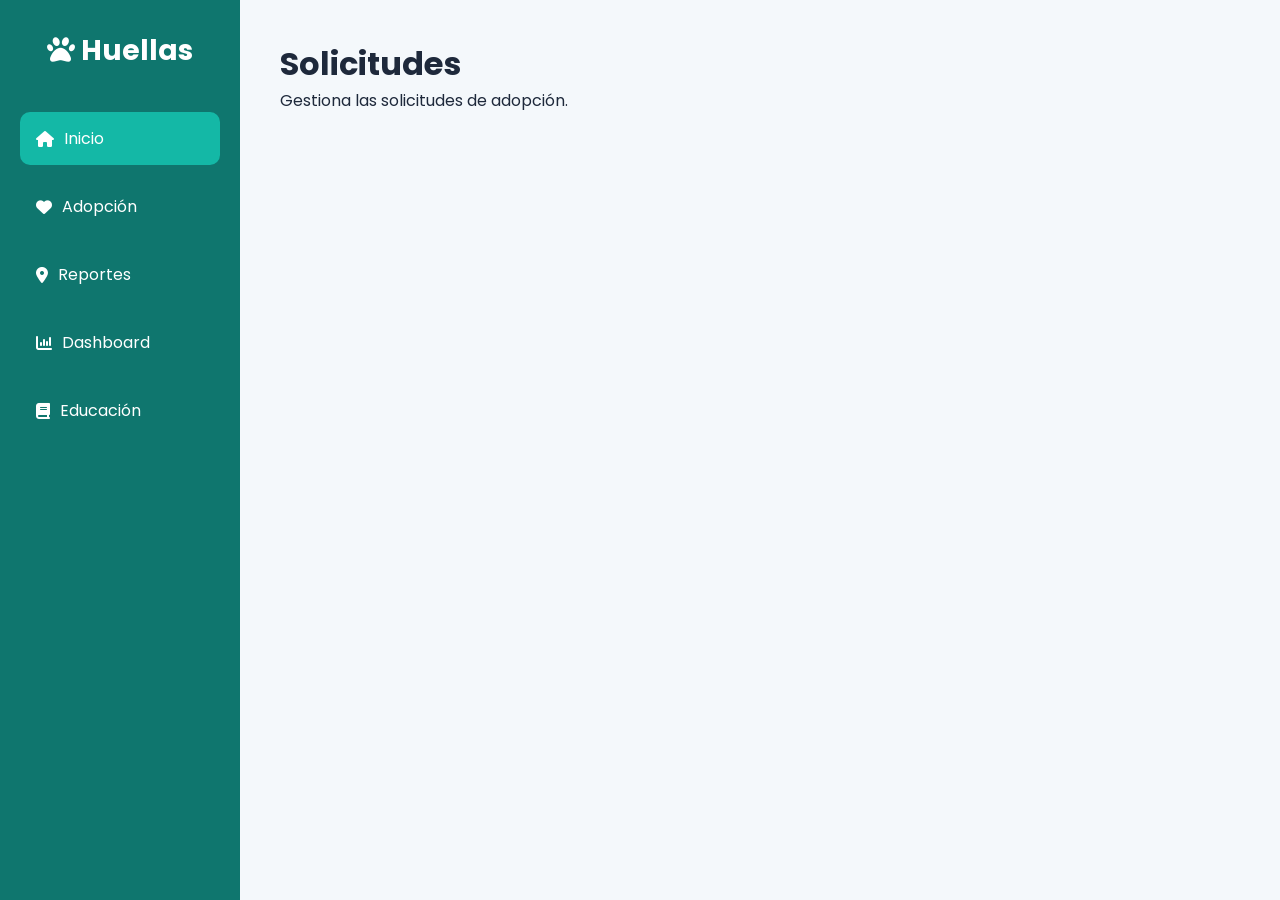
<file: solicitudes.html>
<!DOCTYPE html>
<html lang="es">

<head>

    <meta charset="UTF-8">
    <meta name="viewport" content="width=device-width, initial-scale=1.0">

    <title>Solicitudes</title>

    <link rel="stylesheet" href="css/estilos.css">
    <link rel="stylesheet" href="css/solicitudes.css">

    <link rel="preconnect" href="https://fonts.googleapis.com">

    <link href="https://fonts.googleapis.com/css2?family=Poppins:wght@300;400;500;600;700&display=swap"
        rel="stylesheet">

    <link rel="stylesheet" href="https://cdnjs.cloudflare.com/ajax/libs/font-awesome/6.7.2/css/all.min.css">

</head>

<body>

    <aside class="sidebar">

        <h2><i class="fa-solid fa-paw"></i> Huellas</h2>

        <ul>
            <li><a class="activo" href="index.html"><i class="fa-solid fa-house"></i> Inicio</a></li>
            <li><a href="adopcion.html"><i class="fa-solid fa-heart"></i> Adopción</a></li>
            <li><a href="alerta.html"><i class="fa-solid fa-location-dot"></i> Reportes</a></li>
            <li><a href="dashboard.html"><i class="fa-solid fa-chart-column"></i> Dashboard</a></li>
            <li><a href="educacion.html"><i class="fa-solid fa-book"></i> Educación</a></li>
        </ul>

    </aside>

    <main class="contenido">

        <header class="page-header">

            <h1>Solicitudes</h1>

            <p>Gestiona las solicitudes de adopción.</p>

        </header>

        <div class="contenedorSolicitudes" id="contenedorSolicitudes">

        </div>

    </main>

    <script src="js/solicitudes.js"></script>

</body>

</html>
</file>
<file: css/estilos.css>
* {
    margin: 0;
    padding: 0;
    box-sizing: border-box;
    font-family: 'Poppins', sans-serif;
}

body {
    min-height: 100vh;
    background: #F4F8FB;
    color: #1E293B;
}


/* =====================================================
   SIDEBAR
===================================================== */

.sidebar {
    width: 240px;
    background: #0F766E;
    color: white;

    min-height: 100vh;

    padding: 30px 20px;

    position: fixed;
    top: 0;
    left: 0;

    z-index: 100;
}

.sidebar h2 {
    text-align: center;

    margin-bottom: 40px;

    font-size: 28px;
}

.sidebar ul {
    list-style: none;
}

.sidebar li {
    margin: 15px 0;
}

.sidebar a {
    display: flex;

    align-items: center;

    gap: 10px;

    color: white;

    text-decoration: none;

    padding: 14px 16px;

    border-radius: 10px;

    transition: .3s;
}

.sidebar a:hover,
.sidebar .activo {
    background: #14B8A6;
}


/* =====================================================
   CONTENIDO DE INICIO
===================================================== */

.contenido {
    margin-left: 240px;

    padding: 40px;

    width: calc(100% - 240px);
}


/* =====================================================
   HERO
===================================================== */

.hero {
    width: 100%;

    background: linear-gradient(
        135deg,
        #0F766E,
        #2563EB
    );

    border-radius: 20px;

    padding: 60px;

    color: white;

    display: flex;

    justify-content: space-between;

    align-items: center;

    gap: 40px;

    margin-bottom: 40px;
}

.hero h1 {
    font-size: 45px;

    margin-bottom: 20px;
}

.hero p {
    max-width: 600px;

    line-height: 1.8;
}

.hero-icono {
    font-size: 120px;

    opacity: .25;
}

.hero-icono i {
    margin-left: 20px;
}


/* =====================================================
   BOTÓN PRINCIPAL
===================================================== */

.btn-principal {
    display: inline-block;

    margin-top: 30px;

    background: white;

    color: #0F766E;

    text-decoration: none;

    padding: 15px 30px;

    border-radius: 10px;

    font-weight: 600;

    transition: .3s;
}

.btn-principal:hover {
    transform: translateY(-3px);

    box-shadow: 0 7px 18px rgba(0,0,0,.12);
}


/* =====================================================
   ESTADÍSTICAS
===================================================== */

.estadisticas {
    display: grid;

    grid-template-columns:
        repeat(auto-fit, minmax(220px, 1fr));

    gap: 20px;

    margin-bottom: 50px;
}

.stat-card {
    background: white;

    padding: 30px;

    border-radius: 15px;

    text-align: center;

    box-shadow: 0 8px 20px rgba(0,0,0,.08);

    transition: .3s;
}

.stat-card:hover {
    transform: translateY(-5px);
}

.stat-card i {
    font-size: 35px;

    color: #2563EB;

    margin-bottom: 15px;
}

.stat-card h2 {
    color: #0F766E;
}


/* =====================================================
   TÍTULOS
===================================================== */

.titulo {
    margin-bottom: 25px;

    color: #0F172A;
}


/* =====================================================
   CARDS
===================================================== */

.cards {
    display: grid;

    grid-template-columns:
        repeat(auto-fit, minmax(250px, 1fr));

    gap: 25px;
}

.card {
    background: white;

    border-radius: 18px;

    padding: 30px;

    text-align: center;

    box-shadow: 0 8px 20px rgba(0,0,0,.08);

    transition: .3s;
}

.card:hover {
    transform: translateY(-8px);
}

.card i {
    font-size: 45px;

    color: #0F766E;

    margin-bottom: 20px;
}

.card h3 {
    margin-bottom: 15px;
}

.card p {
    color: #64748B;

    margin-bottom: 25px;
}

.card button {
    background: #2563EB;

    color: white;

    border: none;

    padding: 12px 25px;

    border-radius: 10px;

    cursor: pointer;

    transition: .3s;
}

.card button:hover {
    background: #1D4ED8;
}


/* =====================================================
   OBJETIVO
===================================================== */

.objetivo {
    margin-top: 60px;

    background: white;

    padding: 40px;

    border-radius: 20px;

    box-shadow: 0 8px 20px rgba(0,0,0,.08);
}

.objetivo h2 {
    color: #0F766E;

    margin-bottom: 20px;
}

.objetivo p {
    line-height: 1.8;

    color: #475569;
}


/* =====================================================
   FOOTER
===================================================== */

footer {
    text-align: center;

    margin-top: 60px;

    color: #64748B;

    padding: 20px;
}


/* =====================================================
   USUARIO AUTENTICADO EN SIDEBAR
===================================================== */

.auth-usuario {
    position: absolute;
    left: 18px;
    right: 18px;
    bottom: 22px;

    padding-top: 18px;

    border-top: 1px solid rgba(255, 255, 255, 0.18);
}


/* Información del usuario */

.auth-usuario-info {
    display: flex;
    align-items: center;
    gap: 9px;

    margin-bottom: 12px;

    color: white;

    font-size: 13px;
    font-weight: 500;

    overflow: hidden;
}

.auth-usuario-info i {
    font-size: 18px;

    flex-shrink: 0;
}

.auth-usuario-info span {
    overflow: hidden;

    white-space: nowrap;

    text-overflow: ellipsis;
}


/* Botón cerrar sesión */

.auth-usuario-salir {
    width: 100%;

    display: flex;
    align-items: center;
    justify-content: center;
    gap: 8px;

    padding: 10px 12px;

    background: rgba(255, 255, 255, 0.10);

    color: white;

    border: 1px solid rgba(255, 255, 255, 0.18);

    border-radius: 9px;

    font-family: 'Poppins', sans-serif;

    font-size: 12px;
    font-weight: 500;

    cursor: pointer;

    transition: all 0.25s ease;
}

.auth-usuario-salir:hover {
    background: #14B8A6;

    border-color: #14B8A6;

    transform: translateY(-1px);
}


/* =====================================================
   RESPONSIVE
===================================================== */

@media (max-width: 900px) {

    .auth-usuario {
        position: relative;

        left: auto;
        right: auto;
        bottom: auto;

        margin-top: 18px;

        padding-top: 15px;
    }

    .auth-usuario-salir {
        max-width: 220px;
    }

}

/* =====================================================
   RESPONSIVE
===================================================== */

@media(max-width: 900px) {

    .sidebar {
        width: 100%;

        position: relative;

        min-height: auto;
    }

    .sidebar h2 {
        margin-bottom: 20px;
    }

    .contenido {
        margin-left: 0;

        width: 100%;

        padding: 20px;
    }

    .hero {
        flex-direction: column;

        text-align: center;

        padding: 35px;
    }

    .hero h1 {
        font-size: 34px;
    }

    .hero-icono {
        margin-top: 20px;

        font-size: 80px;
    }

}


@media(max-width: 600px) {

    .hero {
        padding: 28px 22px;
    }

    .hero h1 {
        font-size: 28px;
    }

    .estadisticas,
    .cards {
        grid-template-columns: 1fr;
    }

}
</file>
<file: css/animales.css>
.panel-formulario,
.panel-tabla {
    background: white;
    padding: 30px;
    border-radius: 18px;
    box-shadow: 0 8px 20px rgba(0, 0, 0, .08);
    margin-bottom: 35px;
}



.panel-formulario h2 {
    margin-bottom: 25px;
    color: #0F766E;
}


#formAnimal {
    display: grid;
    grid-template-columns: repeat(2, 1fr);
    gap: 18px;
}


.campo {
    display: flex;
    flex-direction: column;
    gap: 7px;
}


.campo label {
    font-size: 14px;
    font-weight: 500;
    color: #334155;
}


.campo small {
    color: #64748b;
    font-size: 12px;
}



#formAnimal input,
#formAnimal select,
#formAnimal textarea {
    width: 100%;
    box-sizing: border-box;

    padding: 12px;

    border: 1px solid #cbd5e1;
    border-radius: 10px;

    font-family: 'Poppins', sans-serif;
    font-size: 14px;

    outline: none;
    background: white;

    transition:
        border-color .2s,
        box-shadow .2s;
}


#formAnimal input:focus,
#formAnimal select:focus,
#formAnimal textarea:focus {
    border-color: #14B8A6;

    box-shadow:
        0 0 0 3px
        rgba(20, 184, 166, .12);
}


#formAnimal textarea {
    resize: vertical;
    min-height: 100px;
}



.campo-completo {
    grid-column: span 2;
}



#formAnimal button[type="submit"] {
    grid-column: span 2;

    padding: 14px;

    border: none;
    border-radius: 10px;

    background: #2563EB;
    color: white;

    cursor: pointer;

    font-family: 'Poppins', sans-serif;
    font-size: 15px;
    font-weight: 500;

    transition:
        background .2s,
        transform .1s;
}


#formAnimal button[type="submit"]:hover {
    background: #1D4ED8;
}


#formAnimal button[type="submit"]:active {
    transform: scale(.98);
}



.foto-control {
    display: flex;
    align-items: center;
    gap: 10px;
    flex-wrap: wrap;
}



.btnFoto {
    padding: 11px 18px;

    border: none;
    border-radius: 10px;

    background: #0F766E;
    color: white;

    font-family: 'Poppins', sans-serif;
    font-size: 14px;
    font-weight: 500;

    cursor: pointer;

    transition:
        background .2s,
        transform .1s;
}


.btnFoto:hover {
    background: #0D9488;
}


.btnFoto:active {
    transform: scale(.98);
}


.btnFoto:disabled {
    opacity: .7;
    cursor: not-allowed;
}



.vista-foto {
    width: 180px;
    height: 180px;

    margin-top: 15px;

    border: 2px dashed #cbd5e1;
    border-radius: 14px;

    background: #f8fafc;

    display: flex;
    align-items: center;
    justify-content: center;

    overflow: hidden;

    color: #94a3b8;

    font-size: 13px;
    text-align: center;
}



.foto-preview {
    width: 100%;
    height: 100%;

    object-fit: cover;

    display: block;
}


#buscar {
    width: 100%;
    box-sizing: border-box;

    padding: 12px;

    border: 1px solid #ccc;
    border-radius: 10px;

    margin-bottom: 20px;

    font-family: 'Poppins', sans-serif;

    outline: none;
}


#buscar:focus {
    border-color: #14B8A6;
}



.panel-tabla {
    overflow-x: auto;
}


table {
    width: 100%;

    min-width: 1500px;

    border-collapse: collapse;
}



thead {
    background: #0F766E;
    color: white;
}


th {
    padding: 13px;

    text-align: center;

    white-space: nowrap;

    font-size: 14px;
}


td {
    padding: 13px;

    text-align: center;

    white-space: nowrap;

    font-size: 13px;

    color: #334155;
}




td:nth-child(10) {
    white-space: normal;

    min-width: 200px;
    max-width: 250px;

    line-height: 1.5;
}




.foto-animal {
    width: 70px;
    height: 70px;

    object-fit: cover;

    border-radius: 12px;

    border: 2px solid #e2e8f0;

    display: block;

    margin: auto;
}


/* Columna de foto */

td:nth-child(11) {
    width: 90px;

    min-width: 90px;

    max-width: 90px;
}



tbody tr {
    border-bottom: 1px solid #eee;

    transition: background .2s;
}


tbody tr:hover {
    background: #f8fafc;
}



.btnEditar {
    background: #14B8A6;

    color: white;

    border: none;

    padding: 8px 15px;

    border-radius: 8px;

    cursor: pointer;

    margin-right: 5px;

    font-family: 'Poppins', sans-serif;

    font-size: 13px;
}


.btnEditar:hover {
    background: #0D9488;
}



.btnEliminar {
    background: #EF4444;

    color: white;

    border: none;

    padding: 8px 15px;

    border-radius: 8px;

    cursor: pointer;

    font-family: 'Poppins', sans-serif;

    font-size: 13px;
}


.btnEliminar:hover {
    background: #DC2626;
}


td:last-child {
    min-width: 180px;
}

@media (max-width: 700px) {

    #formAnimal {
        grid-template-columns: 1fr;
    }


    .campo-completo,
    #formAnimal button[type="submit"] {
        grid-column: span 1;
    }


    .panel-formulario,
    .panel-tabla {
        padding: 20px;
    }


    .vista-foto {
        width: 150px;
        height: 150px;
    }


    .foto-animal {
        width: 60px;
        height: 60px;
    }


    table {
        min-width: 1200px;
    }

}
</file>
<file: css/dashboard.css>
.page-header{

    margin-bottom:35px;

}

.page-header h1{

    color:#0F766E;
    font-size:38px;

}

.page-header p{

    color:#64748B;
    margin-top:8px;

}

.dashboard-cards{

    display:grid;
    grid-template-columns:repeat(auto-fit,minmax(220px,1fr));
    gap:25px;

}

.dashboard-card{

    background:white;
    padding:30px;
    border-radius:18px;
    box-shadow:0 8px 20px rgba(0,0,0,.08);
    text-align:center;

}

.dashboard-card i{

    font-size:40px;
    color:#2563EB;
    margin-bottom:20px;

}

.dashboard-card h2{

    font-size:42px;
    color:#0F766E;

}

.dashboard-card p{

    color:#64748B;
    margin-top:10px;

}

.quick-actions{

    margin-top:45px;

}

.quick-actions h2{

    margin-bottom:20px;

}

.acciones{

    display:grid;
    grid-template-columns:repeat(auto-fit,minmax(220px,1fr));
    gap:20px;

}

.accion{

    background:white;
    text-decoration:none;
    color:#0F766E;
    padding:20px;
    border-radius:15px;
    text-align:center;
    font-weight:600;
    box-shadow:0 8px 20px rgba(0,0,0,.08);
    transition:.3s;

}

.accion:hover{

    background:#0F766E;
    color:white;

}

.accion i{

    display:block;
    font-size:30px;
    margin-bottom:15px;

}

.actividad{

    margin-top:45px;
    background:white;
    border-radius:18px;
    padding:30px;
    box-shadow:0 8px 20px rgba(0,0,0,.08);

}

.actividad h2{

    margin-bottom:20px;
    color:#0F766E;

}

.actividad ul{

    list-style:none;

}

.actividad li{

    padding:12px 0;
    border-bottom:1px solid #eee;

}
</file>
<file: css/educacion.css>
* {
    margin: 0;
    padding: 0;
    box-sizing: border-box;
    font-family: 'Poppins', sans-serif;
}

body {
    min-height: 100vh;
    background: #F4F8FB;
}

.sidebar {
    width: 240px;
    background: #0F766E;
    color: white;
    min-height: 100vh;
    padding: 30px 20px;
    position: fixed;
    z-index: 100;
}

.sidebar h2 {
    text-align: center;
    margin-bottom: 40px;
    font-size: 28px;
}

.sidebar ul {
    list-style: none;
}

.sidebar li {
    margin: 15px 0;
}

.sidebar a {
    display: block;
    color: white;
    text-decoration: none;
    padding: 14px 16px;
    border-radius: 10px;
    transition: .3s;
}

.sidebar a:hover,
.sidebar .activo {
    background: #14B8A6;
}


header, main, footer {
    margin-left: 240px;
}

header {
    padding: 40px 40px 20px 40px;
}

.back {
    background: linear-gradient(135deg, #0F766E, #2563EB);
    border-radius: 20px;
    padding: 40px 60px;
    color: white;
    box-shadow: 0 4px 15px rgba(15, 118, 110, 0.1);
}

.menu h1 {
    font-size: 40px;
    margin-bottom: 10px;
}

.back p {
    max-width: 640px;
    line-height: 1.6;
    opacity: 0.9;
    font-size: 1.05rem;
}

main {
    padding: 20px 40px 60px 40px;
}

/* ---------- MÓDULOS: 4 columnas visibles a la vez ---------- */

.modulos {
    display: grid;
    grid-template-columns: repeat(4, 1fr);
    gap: 22px;
    align-items: start;
}

.columna {
    background: white;
    border-radius: 18px;
    padding: 26px 22px;
    box-shadow: 0 8px 20px rgba(0,0,0,.04);
    border-top: 4px solid #14B8A6;
}

.columna h2 {
    display: flex;
    align-items: center;
    gap: 8px;
    font-size: 1.05rem;
    color: #0F766E;
    margin-bottom: 8px;
    line-height: 1.3;
}

.columna .intro {
    color: #64748B;
    font-size: 0.8rem;
    line-height: 1.5;
    margin-bottom: 18px;
}

/* paw-print icon, echoes the "Huellas" brand mark */
.huella {
    position: relative;
    width: 14px;
    height: 14px;
    display: inline-block;
    flex-shrink: 0;
    color: #0F766E;
}

.huella::before,
.huella::after {
    content: "";
    position: absolute;
    border-radius: 50%;
    background: currentColor;
    opacity: .55;
}

.huella::before {
    width: 8px;
    height: 8px;
    bottom: 0;
    left: 3px;
}

.huella::after {
    width: 4px;
    height: 4px;
    top: 0;
    left: 0;
    box-shadow: 8px 0 0 currentColor, 3px 6px 0 currentColor, 11px 6px 0 currentColor;
}

/* ---------- TENENCIA: tarjetas con icono + descripción ---------- */

.tarjetas {
    display: flex;
    flex-direction: column;
    gap: 12px;
}

.tarjeta {
    display: flex;
    gap: 12px;
    align-items: flex-start;
    border: 1px solid #E2E8F0;
    border-radius: 12px;
    padding: 12px;
    transition: .2s;
}

.tarjeta:hover {
    border-color: #14B8A6;
    box-shadow: 0 6px 14px rgba(0,0,0,.05);
}

.tarjeta .icono {
    font-size: 1.2rem;
    flex-shrink: 0;
}

.tarjeta h3 {
    color: #0F172A;
    font-size: 0.85rem;
    margin-bottom: 3px;
}

.tarjeta p {
    color: #64748B;
    font-size: 0.76rem;
    line-height: 1.4;
}

/* ---------- BIENESTAR: libertades numeradas ---------- */

.libertades {
    list-style: none;
    display: flex;
    flex-direction: column;
    gap: 14px;
}

.libertades li {
    display: flex;
    gap: 12px;
    align-items: flex-start;
    padding-bottom: 14px;
    border-bottom: 1px solid #EEF2F6;
}

.libertades li:last-child {
    border-bottom: none;
    padding-bottom: 0;
}

.numero {
    flex-shrink: 0;
    width: 24px;
    height: 24px;
    border-radius: 50%;
    background: #0F766E;
    color: white;
    display: flex;
    align-items: center;
    justify-content: center;
    font-weight: 600;
    font-size: 0.75rem;
}

.libertades h3 {
    color: #0F172A;
    font-size: 0.85rem;
    margin-bottom: 3px;
}

.libertades p {
    color: #64748B;
    font-size: 0.76rem;
    line-height: 1.4;
}

/* ---------- ADOPCIÓN: pasos en línea de tiempo ---------- */

.pasos {
    position: relative;
}

.paso {
    display: flex;
    gap: 12px;
    position: relative;
    padding-bottom: 20px;
}

.paso::before {
    content: "";
    position: absolute;
    left: 11px;
    top: 26px;
    bottom: 0;
    width: 2px;
    background: #E2E8F0;
}

.paso:last-child::before {
    display: none;
}

.marcador {
    flex-shrink: 0;
    width: 24px;
    height: 24px;
    border-radius: 50%;
    background: #2563EB;
    color: white;
    display: flex;
    align-items: center;
    justify-content: center;
    font-weight: 600;
    font-size: 0.75rem;
    z-index: 1;
}

.contenido h3 {
    color: #0F172A;
    font-size: 0.85rem;
    margin-bottom: 3px;
}

.contenido p {
    color: #64748B;
    font-size: 0.76rem;
    line-height: 1.4;
}

/* ---------- LEGISLACIÓN: acordeón compacto ---------- */

.acordeon {
    display: flex;
    flex-direction: column;
    gap: 8px;
}

.item {
    border: 1px solid #E2E8F0;
    border-radius: 10px;
    overflow: hidden;
}

.pregunta {
    width: 100%;
    display: flex;
    justify-content: space-between;
    align-items: center;
    gap: 6px;
    background: #F8FAFC;
    border: none;
    padding: 12px 14px;
    font-family: 'Poppins', sans-serif;
    font-size: 0.82rem;
    font-weight: 500;
    color: #0F172A;
    cursor: pointer;
    text-align: left;
}

.flecha {
    transition: transform .25s;
    color: #0F766E;
    font-size: 1rem;
    flex-shrink: 0;
}

.item.abierto .flecha {
    transform: rotate(180deg);
}

.respuesta {
    max-height: 0;
    overflow: hidden;
    transition: max-height .3s ease;
}

.respuesta p {
    padding: 12px 14px;
    color: #64748B;
    font-size: 0.78rem;
    line-height: 1.5;
}


.sidebar a:hover {
    background: #14B8A6;
}

.sidebar a.activo {
    background: #14B8A6;
}

/* ---------- Responsive del módulo ---------- */

@media(max-width: 1200px) {
    .modulos {
        grid-template-columns: repeat(2, 1fr);
    }
}

@media(max-width: 560px) {
    .modulos {
        grid-template-columns: 1fr;
    }
}

footer {
    text-align: center;
    padding: 30px 40px;
    color: #64748B;
    margin-top: auto;
}

@media(max-width: 900px) {
    body {
        flex-direction: column;
    }

    .sidebar {
        width: 100%;
        position: relative;
        min-height: auto;
        padding: 20px;
    }

    .sidebar h2 {
        margin-bottom: 20px;
    }

    header, main, footer {
        margin-left: 0;
    }

    header {
        padding: 20px;
    }

    .back {
        padding: 30px;
    }

    main {
        padding: 20px;
    }

    .tabs {
        gap: 8px;
    }

    .tab {
        padding: 10px 14px;
        font-size: 0.85rem;
    }
}
</file>
<file: css/login.css>
.auth-body {

    display: flex;
    align-items: center;
    justify-content: center;
    min-height: 100vh;
    background: linear-gradient(135deg, #0F766E 0%, #0B4F49 100%);
    padding: 20px;

}

.auth-contenedor {

    display: flex;
    max-width: 900px;
    width: 100%;
    background: white;
    border-radius: 20px;
    overflow: hidden;
    box-shadow: 0 20px 50px rgba(0, 0, 0, 0.25);

}

.auth-marca {

    flex: 1;
    background: #0F766E;
    color: white;
    padding: 50px 40px;
    display: flex;
    flex-direction: column;
    justify-content: center;

}

.auth-marca i {

    font-size: 42px;
    margin-bottom: 16px;

}

.auth-marca h1 {

    font-size: 28px;
    margin-bottom: 12px;

}

.auth-marca p {

    opacity: 0.85;
    line-height: 1.5;

}

.auth-card {

    flex: 1;
    padding: 50px 40px;

}

.auth-tabs {

    display: flex;
    gap: 10px;
    margin-bottom: 24px;
    background: #F4F8FB;
    border-radius: 12px;
    padding: 6px;

}

.auth-tab {

    flex: 1;
    border: none;
    background: transparent;
    padding: 10px;
    border-radius: 8px;
    cursor: pointer;
    font-family: 'Poppins', sans-serif;
    font-weight: 500;
    color: #475569;
    transition: .2s;

}

.auth-tab.activo {

    background: #0F766E;
    color: white;

}

.auth-form {

    display: flex;
    flex-direction: column;
    gap: 6px;

}

.auth-form.oculto {

    display: none;

}

.auth-form label {

    font-size: 13px;
    font-weight: 500;
    color: #334155;
    margin-top: 10px;

}

.auth-form input {

    padding: 12px 14px;
    border: 1px solid #CBD5E1;
    border-radius: 10px;
    font-family: 'Poppins', sans-serif;
    font-size: 14px;
    outline: none;
    transition: .2s;

}

.auth-form input:focus {

    border-color: #0F766E;
    box-shadow: 0 0 0 3px rgba(15, 118, 110, 0.15);

}

.auth-fila {

    display: grid;
    grid-template-columns: 1fr 1fr;
    gap: 14px;

}

.auth-form .btn-principal {

    margin-top: 20px;
    border: none;
    cursor: pointer;
    display: flex;
    align-items: center;
    justify-content: center;
    gap: 8px;
    background: #0F766E;
    color: white;
    padding: 13px;
    border-radius: 10px;
    font-family: 'Poppins', sans-serif;
    font-size: 15px;
    font-weight: 500;
    transition: .2s;

}

.auth-form .btn-principal:hover {

    background: #0B5A54;

}

.auth-mensaje {

    display: none;
    padding: 10px 14px;
    border-radius: 10px;
    font-size: 13px;
    margin-bottom: 14px;

}

.auth-mensaje.error {

    display: block;
    background: #FEE2E2;
    color: #B91C1C;

}

.auth-mensaje.exito {

    display: block;
    background: #DCFCE7;
    color: #15803D;

}

@media (max-width: 720px) {

    .auth-contenedor {
        flex-direction: column;
    }

    .auth-marca {
        padding: 30px;
    }

}
</file>
<file: css/perfil.css>
/* =========================================
   ORGANIZACIONES
========================================= */

.panel-organizaciones {
    background: white;
    padding: 22px 25px;
    border-radius: 18px;
    box-shadow: 0 8px 20px rgba(0, 0, 0, .08);
    margin-bottom: 30px;

    display: flex;
    align-items: end;
    gap: 15px;

    flex-wrap: wrap;
}


.panel-organizaciones .campo {
    flex: 1;
    min-width: 250px;
}


.panel-organizaciones label {
    display: block;
    margin-bottom: 7px;
    font-size: 14px;
    font-weight: 600;
    color: #334155;
}


#selectorOrganizacion {
    width: 100%;
    padding: 12px;

    border: 1px solid #CBD5E1;
    border-radius: 10px;

    background: white;

    font-family: 'Poppins', sans-serif;
    font-size: 14px;

    color: #334155;

    outline: none;

    transition:
        border-color .2s,
        box-shadow .2s;
}


#selectorOrganizacion:focus {
    border-color: #14B8A6;

    box-shadow:
        0 0 0 3px
        rgba(20, 184, 166, .12);
}



.btnNuevaOrganizacion {
    padding: 12px 18px;

    border: none;
    border-radius: 10px;

    background: #0F766E;
    color: white;

    font-family: 'Poppins', sans-serif;
    font-size: 14px;
    font-weight: 500;

    cursor: pointer;

    white-space: nowrap;

    transition:
        background .2s,
        transform .1s;
}


.btnNuevaOrganizacion:hover {
    background: #0D9488;
}


.btnNuevaOrganizacion:active {
    transform: scale(.97);
}


.perfil-grid {
    display: grid;

    grid-template-columns:
        minmax(0, 2fr)
        minmax(280px, 1fr);

    gap: 30px;

    align-items: start;
}


.perfil-formulario,
.preview-card {
    background: white;

    padding: 30px;

    border-radius: 18px;

    box-shadow:
        0 8px 20px
        rgba(0, 0, 0, .08);
}


.perfil-formulario h2 {
    color: #0F766E;

    margin-bottom: 25px;

    display: flex;
    align-items: center;
    gap: 10px;

    font-size: 22px;
}

#formPerfil {
    display: grid;
    gap: 18px;
}


.campo {
    display: flex;
    flex-direction: column;
    gap: 7px;
}


.campo label {
    color: #334155;

    font-size: 14px;
    font-weight: 500;
}


#formPerfil input,
#formPerfil select,
#formPerfil textarea {
    width: 100%;

    box-sizing: border-box;

    padding: 12px;

    border: 1px solid #D1D5DB;
    border-radius: 10px;

    background: white;

    font-family: 'Poppins', sans-serif;
    font-size: 14px;

    color: #334155;

    outline: none;

    transition:
        border-color .2s,
        box-shadow .2s;
}


#formPerfil input:focus,
#formPerfil select:focus,
#formPerfil textarea:focus {
    border-color: #14B8A6;

    box-shadow:
        0 0 0 3px
        rgba(20, 184, 166, .12);
}



#formPerfil button[type="submit"] {
    background: #2563EB;

    color: white;

    border: none;
    border-radius: 10px;

    padding: 14px;

    cursor: pointer;

    font-family: 'Poppins', sans-serif;
    font-size: 15px;
    font-weight: 500;

    transition:
        background .2s,
        transform .1s;
}


#formPerfil button[type="submit"]:hover {
    background: #1D4ED8;
}



.perfil-preview {
    position: sticky;
    top: 25px;
}


.preview-card {
    text-align: center;
}


.preview-icono {
    width: 95px;
    height: 95px;

    margin: 0 auto 18px;

    display: flex;
    align-items: center;
    justify-content: center;

    border-radius: 50%;

    background: #CCFBF1;
}


.preview-icono i {
    font-size: 42px;

    color: #0F766E;

    margin: 0;
}


.preview-card h2 {
    color: #0F766E;

    margin: 0 0 10px;

    font-size: 23px;

    word-break: break-word;
}


.tipo-organizacion {
    display: inline-block;

    padding: 6px 13px;

    border-radius: 20px;

    background: #E0F2FE;
    color: #0369A1;

    font-size: 12px;
    font-weight: 600;

    margin-bottom: 22px;
}



.preview-datos {
    text-align: left;

    border-top: 1px solid #E5E7EB;
    border-bottom: 1px solid #E5E7EB;

    padding: 15px 0;

    margin: 5px 0 20px;
}


.preview-datos p {
    display: flex;
    align-items: flex-start;

    gap: 10px;

    margin: 12px 0;

    color: #64748B;

    font-size: 13px;

    line-height: 1.5;
}


.preview-datos p i {
    width: 20px;

    margin-top: 3px;

    color: #14B8A6;

    font-size: 15px;

    text-align: center;
}




.verificacion {
    display: inline-flex;
    align-items: center;
    justify-content: center;

    gap: 7px;

    padding: 8px 13px;

    border-radius: 20px;

    font-size: 12px;
    font-weight: 600;

    margin-bottom: 15px;
}


.verificada {
    background: #D1FAE5;

    color: #047857;
}


.no-verificada {
    background: #FEE2E2;

    color: #B91C1C;
}


#pFecha {
    display: block;

    color: #94A3B8;

    font-size: 11px;

    margin-top: 5px;
}


.panel-usuarios {
    background: white;

    padding: 30px;

    border-radius: 18px;

    box-shadow:
        0 8px 20px
        rgba(0, 0, 0, .08);

    margin-top: 30px;
}


.panel-usuarios-header h2 {
    color: #0F766E;

    margin-bottom: 5px;
}


.panel-usuarios-header p {
    color: #64748B;

    font-size: 14px;
}



.asignar-usuario {
    display: flex;

    gap: 15px;

    align-items: end;

    margin-top: 25px;
    margin-bottom: 25px;
}


.asignar-usuario .campo {
    flex: 1;
}


#selectorUsuario {
    width: 100%;

    padding: 12px;

    border: 1px solid #CBD5E1;
    border-radius: 10px;

    font-family: 'Poppins', sans-serif;

    background: white;

    outline: none;
}


#selectorUsuario:focus {
    border-color: #14B8A6;
}


.btnAsignarUsuario {
    border: none;

    background: #2563EB;

    color: white;

    padding: 12px 18px;

    border-radius: 10px;

    cursor: pointer;

    font-family: 'Poppins', sans-serif;

    transition: background .2s;
}


.btnAsignarUsuario:hover {
    background: #1D4ED8;
}


.lista-usuarios {
    display: grid;

    gap: 12px;
}


.usuario-card {
    display: flex;

    align-items: center;

    gap: 15px;

    padding: 16px;

    background: #F8FAFC;

    border-radius: 12px;
}


.usuario-icono {
    width: 45px;
    height: 45px;

    border-radius: 50%;

    background: #CCFBF1;

    color: #0F766E;

    display: flex;
    align-items: center;
    justify-content: center;

    flex-shrink: 0;
}


.usuario-info {
    flex: 1;
}


.usuario-info h3 {
    font-size: 15px;

    color: #334155;

    margin-bottom: 2px;
}


.usuario-info p {
    font-size: 13px;

    color: #64748B;
}


.usuario-rol {
    display: inline-block;

    margin-top: 5px;

    padding: 4px 9px;

    border-radius: 20px;

    background: #E0F2FE;

    color: #0369A1;

    font-size: 11px;
    font-weight: 600;
}



.btnQuitarUsuario {
    border: none;

    background: #EF4444;

    color: white;

    padding: 9px 13px;

    border-radius: 8px;

    cursor: pointer;

    font-family: 'Poppins', sans-serif;

    transition: background .2s;
}


.btnQuitarUsuario:hover {
    background: #DC2626;
}


.sin-usuarios {
    color: #94A3B8;

    font-size: 14px;

    text-align: center;

    padding: 20px;
}


/* =========================================
   RESPONSIVE
========================================= */

@media(max-width:900px) {

    .perfil-grid {
        grid-template-columns: 1fr;
    }


    .perfil-preview {
        position: static;
    }


    .panel-organizaciones {
        flex-direction: column;

        align-items: stretch;
    }


    .btnNuevaOrganizacion {
        width: 100%;
    }

}


@media(max-width:700px) {

    .asignar-usuario {
        flex-direction: column;

        align-items: stretch;
    }


    .usuario-card {
        flex-direction: column;

        align-items: flex-start;
    }


    .btnQuitarUsuario {
        width: 100%;
    }

}


@media(max-width:600px) {

    .perfil-formulario,
    .preview-card,
    .panel-organizaciones,
    .panel-usuarios {
        padding: 20px;
    }


    .preview-icono {
        width: 80px;
        height: 80px;
    }


    .preview-icono i {
        font-size: 35px;
    }

}
</file>
<file: css/solicitudes.css>
.contenedorSolicitudes {
    display: grid;
    grid-template-columns: repeat(auto-fit, minmax(420px, 1fr));
    gap: 25px;
    margin-top: 25px;
}


.solicitud-card {
    background: white;
    border-radius: 18px;
    padding: 22px;

    box-shadow: 0 8px 20px rgba(0, 0, 0, .08);

    display: flex;
    gap: 20px;

    transition: transform .2s, box-shadow .2s;
}


.solicitud-card:hover {
    transform: translateY(-3px);

    box-shadow: 0 12px 28px rgba(0, 0, 0, .12);
}


.solicitud-imagen {
    width: 130px;
    min-width: 130px;
}


.solicitud-foto {
    width: 130px;
    height: 130px;

    object-fit: cover;

    border-radius: 15px;

    border: 2px solid #e2e8f0;

    display: block;
}


.solicitud-sin-foto {
    width: 130px;
    height: 130px;

    display: flex;
    align-items: center;
    justify-content: center;

    background: #f1f5f9;

    border: 2px dashed #cbd5e1;
    border-radius: 15px;

    color: #94a3b8;

    font-size: 38px;
}


.solicitud-info {
    flex: 1;
    min-width: 0;
}


.solicitud-encabezado {
    display: flex;
    justify-content: space-between;
    align-items: flex-start;

    gap: 15px;

    margin-bottom: 18px;
}


.solicitud-encabezado h2 {
    margin: 4px 0 0;

    color: #0F766E;

    font-size: 21px;
}


.solicitud-id {
    font-size: 12px;
    font-weight: 500;

    color: #94a3b8;
}


.estado {
    display: inline-block;

    padding: 7px 13px;

    border-radius: 20px;

    font-size: 12px;
    font-weight: 600;

    white-space: nowrap;
}


/* Pendiente */

.estado-pendiente {
    background: #FEF3C7;
    color: #B45309;
}


/* En revisión */

.estado-revision {
    background: #DBEAFE;
    color: #1D4ED8;
}


/* Aprobada */

.estado-aprobada {
    background: #D1FAE5;
    color: #047857;
}


/* Rechazada */

.estado-rechazada {
    background: #FEE2E2;
    color: #B91C1C;
}


/* Completada */

.estado-completada {
    background: #CCFBF1;
    color: #0F766E;
}


/* Cancelada */

.estado-cancelada {
    background: #E2E8F0;
    color: #475569;
}


.datos-grid {
    display: grid;

    grid-template-columns:
        repeat(2, minmax(0, 1fr));

    gap: 12px;

    margin-bottom: 18px;
}


.datos-grid > div {
    background: #f8fafc;

    padding: 12px;

    border-radius: 10px;
}


.dato-titulo {
    display: flex;
    align-items: center;

    gap: 6px;

    color: #64748b;

    font-size: 12px;
    font-weight: 600;

    margin-bottom: 5px;
}


.dato-titulo i {
    color: #14B8A6;
}


.datos-grid p {
    margin: 0;

    color: #334155;

    font-size: 13px;

    overflow-wrap: anywhere;
}


.observaciones {
    background: #f8fafc;

    border-left: 4px solid #14B8A6;

    padding: 12px 15px;

    border-radius: 8px;

    margin-bottom: 18px;
}


.observaciones strong {
    color: #334155;

    font-size: 13px;
}


.observaciones p {
    margin: 5px 0 0;

    color: #64748b;

    font-size: 13px;

    line-height: 1.5;
}


.acciones-solicitud {
    display: flex;

    gap: 10px;

    flex-wrap: wrap;
}


.acciones-solicitud button {
    flex: 1;

    min-width: 110px;

    padding: 11px 14px;

    border: none;

    border-radius: 9px;

    color: white;

    font-family: 'Poppins', sans-serif;
    font-size: 13px;
    font-weight: 500;

    cursor: pointer;

    transition: opacity .2s, transform .1s;
}


.acciones-solicitud button:hover {
    opacity: .88;
}


.acciones-solicitud button:active {
    transform: scale(.97);
}


.btnAprobar {
    background: #10B981;
}


.btnRevision {
    background: #2563EB;
}



.btnRechazar {
    background: #EF4444;
}



.sin-solicitudes {
    grid-column: 1 / -1;

    background: white;

    padding: 50px 25px;

    border-radius: 18px;

    box-shadow: 0 8px 20px rgba(0, 0, 0, .08);

    text-align: center;

    color: #64748b;
}


.sin-solicitudes i {
    font-size: 45px;

    color: #14B8A6;

    margin-bottom: 15px;
}


.sin-solicitudes h3 {
    margin: 0 0 8px;

    color: #0F766E;
}


.sin-solicitudes p {
    margin: 0;

    font-size: 14px;
}




.btnCompletar {
    background: #7C3AED;
}



.resultado-solicitud {
    padding: 11px 15px;

    border-radius: 10px;

    font-size: 13px;
    font-weight: 600;

    display: inline-flex;
    align-items: center;
    gap: 7px;
}


.resultado-solicitud.completada {
    background: #D1FAE5;
    color: #047857;
}


.resultado-solicitud.rechazada {
    background: #FEE2E2;
    color: #B91C1C;
}


.resultado-solicitud.cancelada {
    background: #E2E8F0;
    color: #475569;
}



@media (max-width: 800px) {

    .contenedorSolicitudes {
        grid-template-columns: 1fr;
    }


    .solicitud-card {
        flex-direction: column;
    }


    .solicitud-imagen {
        width: 100%;
    }


    .solicitud-foto,
    .solicitud-sin-foto {
        width: 100%;
        height: 220px;
    }


    .datos-grid {
        grid-template-columns: 1fr;
    }


    .solicitud-encabezado {
        flex-direction: column;
    }

}


@media (max-width: 500px) {

    .acciones-solicitud {
        flex-direction: column;
    }


    .acciones-solicitud button {
        width: 100%;
    }

}
</file>
